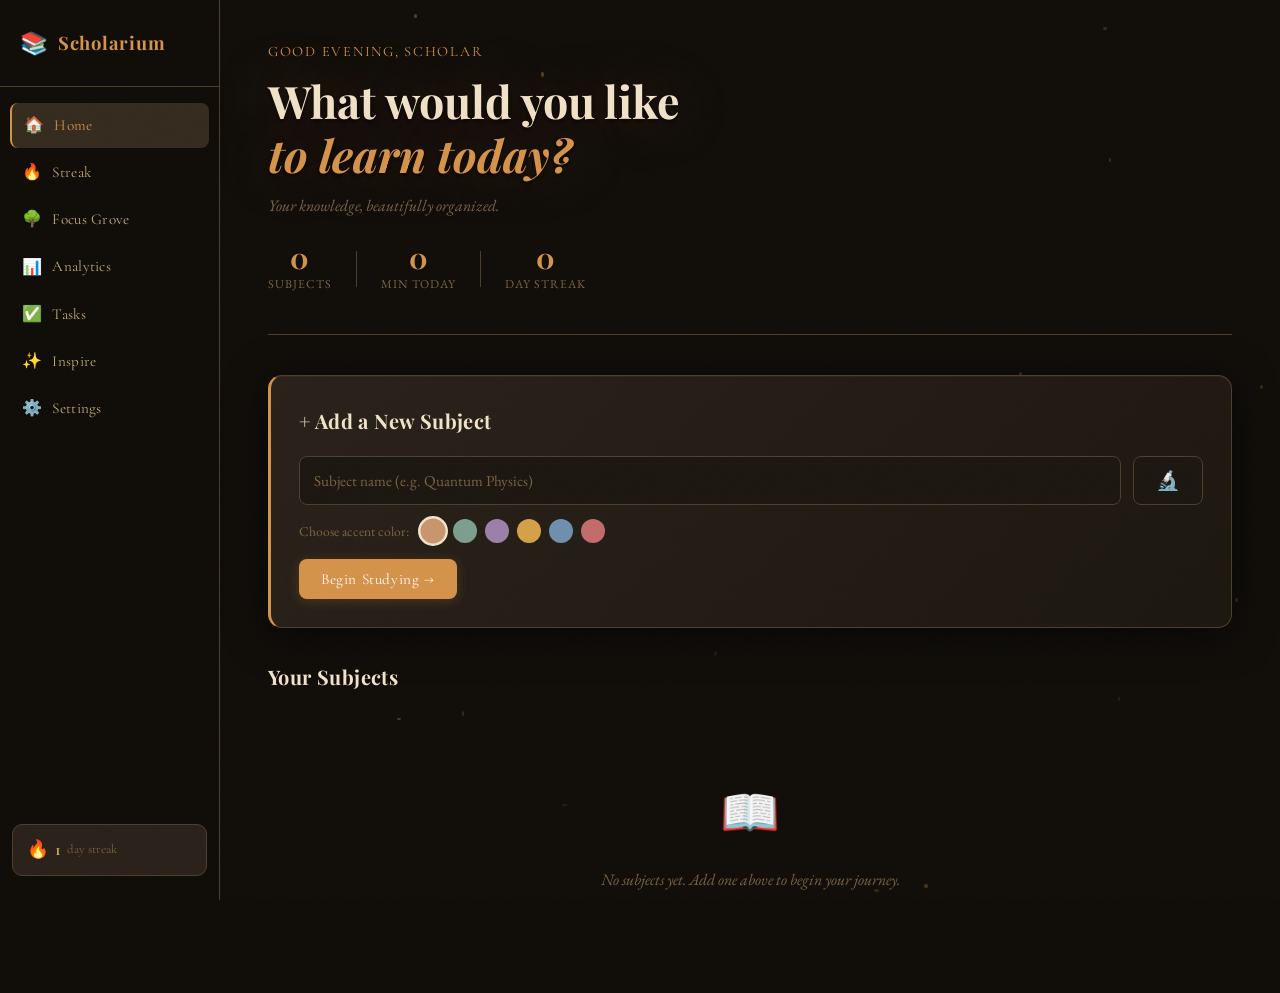
<file: index.html>
<!DOCTYPE html>
<html lang="en">
<head>
<meta charset="UTF-8">
<meta name="viewport" content="width=device-width, initial-scale=1.0, viewport-fit=cover">
<title>Scholarium — Your Study Sanctuary</title>
<link rel="stylesheet" href="theme.css">
<link rel="stylesheet" href="shared.css">
<link rel="preconnect" href="https://fonts.googleapis.com">
<link href="https://fonts.googleapis.com/css2?family=Cormorant+Garamond:ital,wght@0,300;0,400;0,600;1,300;1,400&family=Playfair+Display:ital,wght@0,700;1,500&family=EB+Garamond:ital,wght@0,400;0,500;1,400&family=Cinzel:wght@400;600&display=swap" rel="stylesheet">
</head>
<body>
<div class="page-wrapper">
  <!-- Ambient particles -->
  <div class="ambient-bg" id="ambientBg"></div>

  <!-- NAV -->
  <nav class="nav-sidebar" id="navSidebar">
    <div class="nav-logo">
      <span class="nav-logo-icon">📚</span>
      <span class="nav-logo-text">Scholarium</span>
    </div>
    <ul class="nav-links">
      <li><a href="index.html" class="nav-link active" onclick="closeNav()"><span class="nav-icon">🏠</span><span>Home</span></a></li>
      <li><a href="streak.html" class="nav-link" onclick="closeNav()"><span class="nav-icon">🔥</span><span>Streak</span></a></li>
      <li><a href="pomodoro.html" class="nav-link" onclick="closeNav()"><span class="nav-icon">🌳</span><span>Focus Grove</span></a></li>
      <li><a href="analytics.html" class="nav-link" onclick="closeNav()"><span class="nav-icon">📊</span><span>Analytics</span></a></li>
      <li><a href="todo.html" class="nav-link" onclick="closeNav()"><span class="nav-icon">✅</span><span>Tasks</span></a></li>
      <li><a href="inspire.html" class="nav-link" onclick="closeNav()"><span class="nav-icon">✨</span><span>Inspire</span></a></li>
      <li><a href="settings.html" class="nav-link" onclick="closeNav()"><span class="nav-icon">⚙️</span><span>Settings</span></a></li>
    </ul>
    <div class="nav-streak-badge" id="navStreakBadge">
      <span class="streak-fire">🔥</span>
      <span id="navStreakCount">0</span>
      <span class="streak-label">day streak</span>
    </div>
  </nav>

  <!-- HAMBURGER -->
  <button class="hamburger" id="hamburger" onclick="toggleNav()">
    <span></span><span></span><span></span>
  </button>

  <!-- MAIN CONTENT -->
  <main class="main-content">
    <!-- Hero -->
    <section class="hero-section">
      <div class="hero-greeting" id="heroGreeting">Good evening, Scholar</div>
      <h1 class="hero-title">What would you like<br><em>to learn today?</em></h1>
      <p class="hero-sub">Your knowledge, beautifully organized.</p>
      <div class="hero-stats">
        <div class="hero-stat">
          <span class="hero-stat-val" id="hsTotalSubjects">0</span>
          <span class="hero-stat-lab">Subjects</span>
        </div>
        <div class="hero-stat-div"></div>
        <div class="hero-stat">
          <span class="hero-stat-val" id="hsTodayMins">0</span>
          <span class="hero-stat-lab">Min Today</span>
        </div>
        <div class="hero-stat-div"></div>
        <div class="hero-stat">
          <span class="hero-stat-val" id="hsStreak">0</span>
          <span class="hero-stat-lab">Day Streak</span>
        </div>
      </div>
    </section>

    <!-- Add Subject -->
    <section class="section-card add-subject-card">
      <h2 class="section-title">+ Add a New Subject</h2>
      <div class="add-subject-form">
        <div class="form-row">
          <input type="text" id="newSubjectName" class="fancy-input" placeholder="Subject name (e.g. Quantum Physics)">
          <input type="text" id="newSubjectEmoji" class="fancy-input emoji-input" placeholder="🔬" maxlength="2">
        </div>
        <div class="color-picker-row">
          <span class="cp-label">Choose accent color:</span>
          <div class="color-swatches" id="colorSwatches">
            <div class="swatch active" data-color="#c8956c" style="background:#c8956c"></div>
            <div class="swatch" data-color="#7b9e8e" style="background:#7b9e8e"></div>
            <div class="swatch" data-color="#9b7fa8" style="background:#9b7fa8"></div>
            <div class="swatch" data-color="#d4a04a" style="background:#d4a04a"></div>
            <div class="swatch" data-color="#6e8fad" style="background:#6e8fad"></div>
            <div class="swatch" data-color="#c26b6b" style="background:#c26b6b"></div>
          </div>
        </div>
        <button class="btn-primary" onclick="addSubject()">Begin Studying →</button>
      </div>
    </section>

    <!-- Subjects Grid -->
    <section class="subjects-section">
      <h2 class="section-title">Your Subjects</h2>
      <div class="subjects-grid" id="subjectsGrid">
        <!-- populated by JS -->
      </div>
      <div class="empty-state" id="emptySubjects" style="display:none">
        <div class="empty-icon">📖</div>
        <p>No subjects yet. Add one above to begin your journey.</p>
      </div>
    </section>
  </main>
</div>

<!-- Subject Modal -->
<div class="modal-overlay" id="subjectModal" onclick="closeModal(event)">
  <div class="modal-box" onclick="event.stopPropagation()">
    <button class="modal-close" onclick="closeSubjectModal()">✕</button>
    <div class="modal-subject-header" id="modalSubjectHeader">
      <span class="modal-subject-icon" id="modalIcon">📚</span>
      <div>
        <h2 class="modal-subject-name" id="modalSubjectName">Subject</h2>
        <p class="modal-subject-time" id="modalSubjectTime">0 hours studied</p>
      </div>
    </div>
    <div class="modal-tabs">
      <button class="modal-tab active" onclick="switchTab('syllabus', this)">Syllabus</button>
      <button class="modal-tab" onclick="switchTab('materials', this)">Materials</button>
      <button class="modal-tab" onclick="switchTab('notes', this)">Notes</button>
    </div>
    <div class="modal-tab-content" id="tabSyllabus">
      <textarea id="syllabusText" class="fancy-textarea" placeholder="Paste or type your syllabus here. Each topic on a new line..."></textarea>
      <div class="syllabus-topics" id="syllabusTopicsList"></div>
    </div>
    <div class="modal-tab-content hidden" id="tabMaterials">
      <div class="materials-add-row">
        <input type="text" id="matTitle" class="fancy-input" placeholder="Resource title">
        <input type="url" id="matUrl" class="fancy-input" placeholder="URL (optional)">
        <button class="btn-secondary" onclick="addMaterial()">Add</button>
      </div>
      <div id="materialsList" class="materials-list"></div>
    </div>
    <div class="modal-tab-content hidden" id="tabNotes">
      <textarea id="notesText" class="fancy-textarea tall" placeholder="Your notes, thoughts, summaries..."></textarea>
    </div>
    <div class="modal-actions">
      <button class="btn-action" onclick="generateQuiz()">🧠 Generate Quiz</button>
      <button class="btn-action" onclick="makeFlashcards()">🃏 Flashcards</button>
      <button class="btn-action" onclick="goPomodoro()">🍅 Focus Session</button>
      <button class="btn-action" onclick="summarizeSyllabus()">📋 Summarize</button>
    </div>
    <div class="btn-row-bottom">
      <button class="btn-primary" onclick="saveSubjectData()">Save Changes</button>
      <button class="btn-danger" onclick="deleteSubject()">Delete Subject</button>
    </div>
  </div>
</div>

<!-- Quiz Modal -->
<div class="modal-overlay" id="quizModal" onclick="closeQuizModal(event)">
  <div class="modal-box" onclick="event.stopPropagation()">
    <button class="modal-close" onclick="closeQuizModal()">✕</button>
    <h2 class="modal-title" id="quizTitle">Quiz</h2>
    <div id="quizContent" class="quiz-content"></div>
  </div>
</div>

<!-- Flashcard Modal -->
<div class="modal-overlay" id="flashModal" onclick="closeFlashModal(event)">
  <div class="modal-box flash-modal-box" onclick="event.stopPropagation()">
    <button class="modal-close" onclick="closeFlashModal()">✕</button>
    <h2 class="modal-title" id="flashTitle">Flashcards</h2>
    <div id="flashContent" class="flash-content">
      <div class="flashcard" id="flashcard" onclick="flipCard()">
        <div class="flashcard-inner" id="flashcardInner">
          <div class="flashcard-front" id="flashFront"></div>
          <div class="flashcard-back" id="flashBack"></div>
        </div>
      </div>
      <div class="flash-nav">
        <button class="btn-secondary" onclick="prevCard()">← Prev</button>
        <span id="flashCounter">1 / 1</span>
        <button class="btn-secondary" onclick="nextCard()">Next →</button>
      </div>
    </div>
  </div>
</div>


<!-- Nav overlay (mobile) -->
<div class="nav-overlay" id="navOverlay"></div>

<!-- Bottom nav (mobile) -->
<nav class="bottom-nav">
  <div class="bottom-nav-inner">
    <a href="index.html" class="bottom-nav-item active"><span class="bottom-nav-icon">🏠</span><span class="bottom-nav-label">Home</span></a>
    <a href="streak.html" class="bottom-nav-item "><span class="bottom-nav-icon">🔥</span><span class="bottom-nav-label">Streak</span></a>
    <a href="pomodoro.html" class="bottom-nav-item "><span class="bottom-nav-icon">🌳</span><span class="bottom-nav-label">Grove</span></a>
    <a href="analytics.html" class="bottom-nav-item "><span class="bottom-nav-icon">📊</span><span class="bottom-nav-label">Stats</span></a>
    <a href="todo.html" class="bottom-nav-item "><span class="bottom-nav-icon">✅</span><span class="bottom-nav-label">Tasks</span></a>
    <a href="inspire.html" class="bottom-nav-item "><span class="bottom-nav-icon">✨</span><span class="bottom-nav-label">Inspire</span></a>
    <a href="settings.html" class="bottom-nav-item "><span class="bottom-nav-icon">⚙️</span><span class="bottom-nav-label">Settings</span></a>
  </div>
</nav>

<script src="app.js"></script>
<script>
// Home page specific
document.addEventListener('DOMContentLoaded', () => {
  applyTheme();
  updateGreeting();
  renderSubjects();
  updateHeroStats();
  spawnParticles();
  initColorSwatches();
  checkAndUpdateStreak();
});

function updateGreeting() {
  const h = new Date().getHours();
  const g = h < 12 ? 'Good morning' : h < 17 ? 'Good afternoon' : 'Good evening';
  document.getElementById('heroGreeting').textContent = `${g}, Scholar`;
}

function updateHeroStats() {
  const subjects = getSubjects();
  const streak = getStreak();
  const todayMins = getTodayStudyMins();
  document.getElementById('hsTotalSubjects').textContent = subjects.length;
  document.getElementById('hsStreak').textContent = streak;
  document.getElementById('hsTodayMins').textContent = todayMins;
  document.getElementById('navStreakCount').textContent = streak;
}

let selectedColor = '#c8956c';
let currentSubjectId = null;
let currentTab = 'syllabus';
let flashcards = [];
let flashIdx = 0;

function initColorSwatches() {
  document.querySelectorAll('.swatch').forEach(s => {
    s.addEventListener('click', () => {
      document.querySelectorAll('.swatch').forEach(x => x.classList.remove('active'));
      s.classList.add('active');
      selectedColor = s.dataset.color;
    });
  });
}

function addSubject() {
  const name = document.getElementById('newSubjectName').value.trim();
  const emoji = document.getElementById('newSubjectEmoji').value.trim() || '📚';
  if (!name) { showToast('Please enter a subject name!'); return; }
  const subjects = getSubjects();
  const id = Date.now().toString();
  subjects.push({ id, name, emoji, color: selectedColor, syllabus: '', materials: [], notes: '', timeStudied: 0, createdAt: new Date().toISOString() });
  saveSubjects(subjects);
  document.getElementById('newSubjectName').value = '';
  document.getElementById('newSubjectEmoji').value = '';
  renderSubjects();
  updateHeroStats();
  showToast('Subject added! 📚');
}

function renderSubjects() {
  const subjects = getSubjects();
  const grid = document.getElementById('subjectsGrid');
  const empty = document.getElementById('emptySubjects');
  grid.innerHTML = '';
  if (!subjects.length) { empty.style.display = 'flex'; return; }
  empty.style.display = 'none';
  subjects.forEach(s => {
    const hours = Math.floor((s.timeStudied || 0) / 60);
    const mins = (s.timeStudied || 0) % 60;
    const timeStr = hours > 0 ? `${hours}h ${mins}m` : `${mins}m`;
    const card = document.createElement('div');
    card.className = 'subject-card';
    card.style.setProperty('--subject-color', s.color || '#c8956c');
    card.innerHTML = `
      <div class="subject-card-glow"></div>
      <div class="subject-card-top">
        <span class="subject-emoji">${s.emoji}</span>
        <span class="subject-time-badge">${timeStr}</span>
      </div>
      <h3 class="subject-name">${s.name}</h3>
      <div class="subject-progress-bar"><div class="subject-progress-fill" style="width:${Math.min((s.timeStudied||0)/300*100,100)}%"></div></div>
      <div class="subject-card-actions">
        <button class="card-btn" onclick="openSubjectModal('${s.id}')">Open →</button>
        <button class="card-btn-icon" onclick="event.stopPropagation(); startFocusSession('${s.id}')">🍅</button>
      </div>
    `;
    grid.appendChild(card);
  });
}

function openSubjectModal(id) {
  const subjects = getSubjects();
  const s = subjects.find(x => x.id === id);
  if (!s) return;
  currentSubjectId = id;
  document.getElementById('modalIcon').textContent = s.emoji;
  document.getElementById('modalSubjectName').textContent = s.name;
  document.getElementById('modalSubjectHeader').style.setProperty('--subject-color', s.color);
  const hours = Math.floor((s.timeStudied || 0) / 60);
  const mins = (s.timeStudied || 0) % 60;
  document.getElementById('modalSubjectTime').textContent = `${hours}h ${mins}m studied`;
  document.getElementById('syllabusText').value = s.syllabus || '';
  document.getElementById('notesText').value = s.notes || '';
  renderMaterials(s.materials || []);
  renderSyllabusTopics(s.syllabus || '');
  switchTab('syllabus', document.querySelector('.modal-tab.active'));
  document.getElementById('subjectModal').classList.add('active');
}

function closeSubjectModal() { document.getElementById('subjectModal').classList.remove('active'); }
function closeModal(e) { if (e.target === document.getElementById('subjectModal')) closeSubjectModal(); }

function switchTab(tab, btn) {
  currentTab = tab;
  document.querySelectorAll('.modal-tab-content').forEach(t => t.classList.add('hidden'));
  document.querySelectorAll('.modal-tab').forEach(t => t.classList.remove('active'));
  document.getElementById('tab' + tab.charAt(0).toUpperCase() + tab.slice(1)).classList.remove('hidden');
  if (btn) btn.classList.add('active');
  if (tab === 'syllabus') renderSyllabusTopics(document.getElementById('syllabusText').value);
}

function renderSyllabusTopics(text) {
  const topics = text.split('\n').filter(t => t.trim());
  const list = document.getElementById('syllabusTopicsList');
  list.innerHTML = topics.map((t, i) => `<div class="topic-chip"><span class="topic-num">${i+1}</span>${t.trim()}</div>`).join('');
  document.getElementById('syllabusText').oninput = () => renderSyllabusTopics(document.getElementById('syllabusText').value);
}

function renderMaterials(mats) {
  const list = document.getElementById('materialsList');
  list.innerHTML = mats.map((m, i) => `
    <div class="material-item">
      <span class="mat-icon">📄</span>
      <div class="mat-info">
        <span class="mat-title">${m.title}</span>
        ${m.url ? `<a href="${m.url}" target="_blank" class="mat-url">${m.url}</a>` : ''}
      </div>
      <button class="mat-del" onclick="deleteMaterial(${i})">✕</button>
    </div>
  `).join('');
}

function addMaterial() {
  const title = document.getElementById('matTitle').value.trim();
  const url = document.getElementById('matUrl').value.trim();
  if (!title) return;
  const subjects = getSubjects();
  const s = subjects.find(x => x.id === currentSubjectId);
  if (!s) return;
  s.materials = s.materials || [];
  s.materials.push({ title, url });
  saveSubjects(subjects);
  renderMaterials(s.materials);
  document.getElementById('matTitle').value = '';
  document.getElementById('matUrl').value = '';
}

function deleteMaterial(i) {
  const subjects = getSubjects();
  const s = subjects.find(x => x.id === currentSubjectId);
  if (!s) return;
  s.materials.splice(i, 1);
  saveSubjects(subjects);
  renderMaterials(s.materials);
}

function saveSubjectData() {
  const subjects = getSubjects();
  const s = subjects.find(x => x.id === currentSubjectId);
  if (!s) return;
  s.syllabus = document.getElementById('syllabusText').value;
  s.notes = document.getElementById('notesText').value;
  saveSubjects(subjects);
  renderSubjects();
  showToast('Saved! ✨');
}

function deleteSubject() {
  if (!confirm('Delete this subject? This cannot be undone.')) return;
  let subjects = getSubjects().filter(x => x.id !== currentSubjectId);
  saveSubjects(subjects);
  closeSubjectModal();
  renderSubjects();
  updateHeroStats();
  showToast('Subject deleted.');
}

function goPomodoro() {
  const subjects = getSubjects();
  const s = subjects.find(x => x.id === currentSubjectId);
  localStorage.setItem('pomodoroSubject', JSON.stringify({ id: s.id, name: s.name, emoji: s.emoji }));
  window.location.href = 'pomodoro.html';
}

function startFocusSession(id) {
  const subjects = getSubjects();
  const s = subjects.find(x => x.id === id);
  localStorage.setItem('pomodoroSubject', JSON.stringify({ id: s.id, name: s.name, emoji: s.emoji }));
  window.location.href = 'pomodoro.html';
}

async function generateQuiz() {
  const subjects = getSubjects();
  const s = subjects.find(x => x.id === currentSubjectId);
  const syllabus = s?.syllabus || '';
  if (!syllabus.trim()) { showToast('Add a syllabus first!'); return; }
  document.getElementById('quizTitle').textContent = `Quiz: ${s.name}`;
  document.getElementById('quizContent').innerHTML = '<div class="loading-quiz"><div class="spinner"></div><p>Generating quiz questions...</p></div>';
  document.getElementById('quizModal').classList.add('active');
  try {
    const res = await fetch('https://api.anthropic.com/v1/messages', {
      method: 'POST',
      headers: { 'Content-Type': 'application/json' },
      body: JSON.stringify({
        model: 'claude-sonnet-4-20250514',
        max_tokens: 1000,
        messages: [{ role: 'user', content: `Generate 5 multiple choice quiz questions based on this syllabus. Return ONLY valid JSON array, no markdown, no explanation:\n${syllabus}\n\nFormat: [{"question":"...","options":["A)...","B)...","C)...","D)..."],"answer":"A"}]` }]
      })
    });
    const data = await res.json();
    const text = data.content?.[0]?.text || '[]';
    const cleaned = text.replace(/```json|```/g, '').trim();
    const questions = JSON.parse(cleaned);
    renderQuiz(questions);
  } catch(e) {
    document.getElementById('quizContent').innerHTML = '<p class="error-msg">Could not generate quiz. Please try again.</p>';
  }
}

function renderQuiz(questions) {
  let html = '<div class="quiz-questions">';
  questions.forEach((q, qi) => {
    html += `<div class="quiz-q"><p class="q-text"><strong>Q${qi+1}.</strong> ${q.question}</p><div class="q-options">`;
    q.options.forEach((opt, oi) => {
      html += `<label class="q-option"><input type="radio" name="q${qi}" value="${opt[0]}"> ${opt}</label>`;
    });
    html += `</div><div class="q-reveal hidden" id="reveal${qi}"><span class="correct-badge">✓ Correct: ${q.answer}) ${q.options.find(o=>o.startsWith(q.answer))||''}</span></div></div>`;
  });
  html += `</div><button class="btn-primary mt" onclick="checkQuiz(${JSON.stringify(questions).replace(/"/g,'&quot;')})">Check Answers</button>`;
  document.getElementById('quizContent').innerHTML = html;
}

function checkQuiz(questions) {
  let score = 0;
  questions.forEach((q, qi) => {
    const sel = document.querySelector(`input[name="q${qi}"]:checked`);
    const reveal = document.getElementById(`reveal${qi}`);
    reveal.classList.remove('hidden');
    if (sel && sel.value === q.answer) { score++; reveal.querySelector('.correct-badge').style.color = 'var(--success)'; }
    else reveal.querySelector('.correct-badge').style.color = 'var(--error)';
  });
  showToast(`Score: ${score}/${questions.length} 🎉`);
}

function closeQuizModal(e) {
  if (!e || e.target === document.getElementById('quizModal')) document.getElementById('quizModal').classList.remove('active');
}

async function makeFlashcards() {
  const subjects = getSubjects();
  const s = subjects.find(x => x.id === currentSubjectId);
  const syllabus = s?.syllabus || '';
  if (!syllabus.trim()) { showToast('Add a syllabus first!'); return; }
  document.getElementById('flashTitle').textContent = `Flashcards: ${s.name}`;
  document.getElementById('flashcard').style.display = 'none';
  document.querySelector('.flash-nav').style.display = 'none';
  document.getElementById('flashContent').insertAdjacentHTML('afterbegin', '<div class="loading-quiz" id="flashLoading"><div class="spinner"></div><p>Creating flashcards...</p></div>');
  document.getElementById('flashModal').classList.add('active');
  try {
    const res = await fetch('https://api.anthropic.com/v1/messages', {
      method: 'POST',
      headers: { 'Content-Type': 'application/json' },
      body: JSON.stringify({
        model: 'claude-sonnet-4-20250514',
        max_tokens: 1000,
        messages: [{ role: 'user', content: `Create 8 flashcards from this syllabus. Return ONLY valid JSON, no markdown:\n${syllabus}\n\nFormat: [{"front":"term or question","back":"definition or answer"}]` }]
      })
    });
    const data = await res.json();
    const text = data.content?.[0]?.text || '[]';
    const cleaned = text.replace(/```json|```/g, '').trim();
    flashcards = JSON.parse(cleaned);
    flashIdx = 0;
    document.getElementById('flashLoading')?.remove();
    showFlashcard();
    document.getElementById('flashcard').style.display = 'block';
    document.querySelector('.flash-nav').style.display = 'flex';
  } catch(e) {
    document.getElementById('flashLoading')?.remove();
    document.getElementById('flashContent').insertAdjacentHTML('afterbegin', '<p class="error-msg">Could not create flashcards.</p>');
  }
}

function showFlashcard() {
  if (!flashcards.length) return;
  const card = flashcards[flashIdx];
  document.getElementById('flashFront').textContent = card.front;
  document.getElementById('flashBack').textContent = card.back;
  document.getElementById('flashcardInner').classList.remove('flipped');
  document.getElementById('flashCounter').textContent = `${flashIdx+1} / ${flashcards.length}`;
}

function flipCard() { document.getElementById('flashcardInner').classList.toggle('flipped'); }
function prevCard() { if (flashIdx > 0) { flashIdx--; showFlashcard(); } }
function nextCard() { if (flashIdx < flashcards.length-1) { flashIdx++; showFlashcard(); } }
function closeFlashModal(e) { if (!e || e.target === document.getElementById('flashModal')) document.getElementById('flashModal').classList.remove('active'); }

async function summarizeSyllabus() {
  const subjects = getSubjects();
  const s = subjects.find(x => x.id === currentSubjectId);
  const syllabus = s?.syllabus || '';
  if (!syllabus.trim()) { showToast('Add a syllabus first!'); return; }
  showToast('Summarizing... ✨');
  try {
    const res = await fetch('https://api.anthropic.com/v1/messages', {
      method: 'POST',
      headers: { 'Content-Type': 'application/json' },
      body: JSON.stringify({
        model: 'claude-sonnet-4-20250514',
        max_tokens: 1000,
        messages: [{ role: 'user', content: `Summarize this syllabus into key learning objectives and main topics, beautifully formatted:\n${syllabus}` }]
      })
    });
    const data = await res.json();
    const text = data.content?.[0]?.text || '';
    document.getElementById('notesText').value = (document.getElementById('notesText').value ? document.getElementById('notesText').value + '\n\n--- AI Summary ---\n' : '--- AI Summary ---\n') + text;
    switchTab('notes', document.querySelectorAll('.modal-tab')[2]);
    showToast('Summary added to notes! 📋');
  } catch(e) { showToast('Could not summarize.'); }
}

function spawnParticles() {
  const bg = document.getElementById('ambientBg');
  for (let i = 0; i < 18; i++) {
    const p = document.createElement('div');
    p.className = 'particle';
    p.style.cssText = `left:${Math.random()*100}%;top:${Math.random()*100}%;animation-delay:${Math.random()*8}s;animation-duration:${6+Math.random()*6}s;width:${2+Math.random()*3}px;height:${2+Math.random()*3}px;opacity:${0.1+Math.random()*0.3}`;
    bg.appendChild(p);
  }
}
</script>
</body>
</html>
</file>
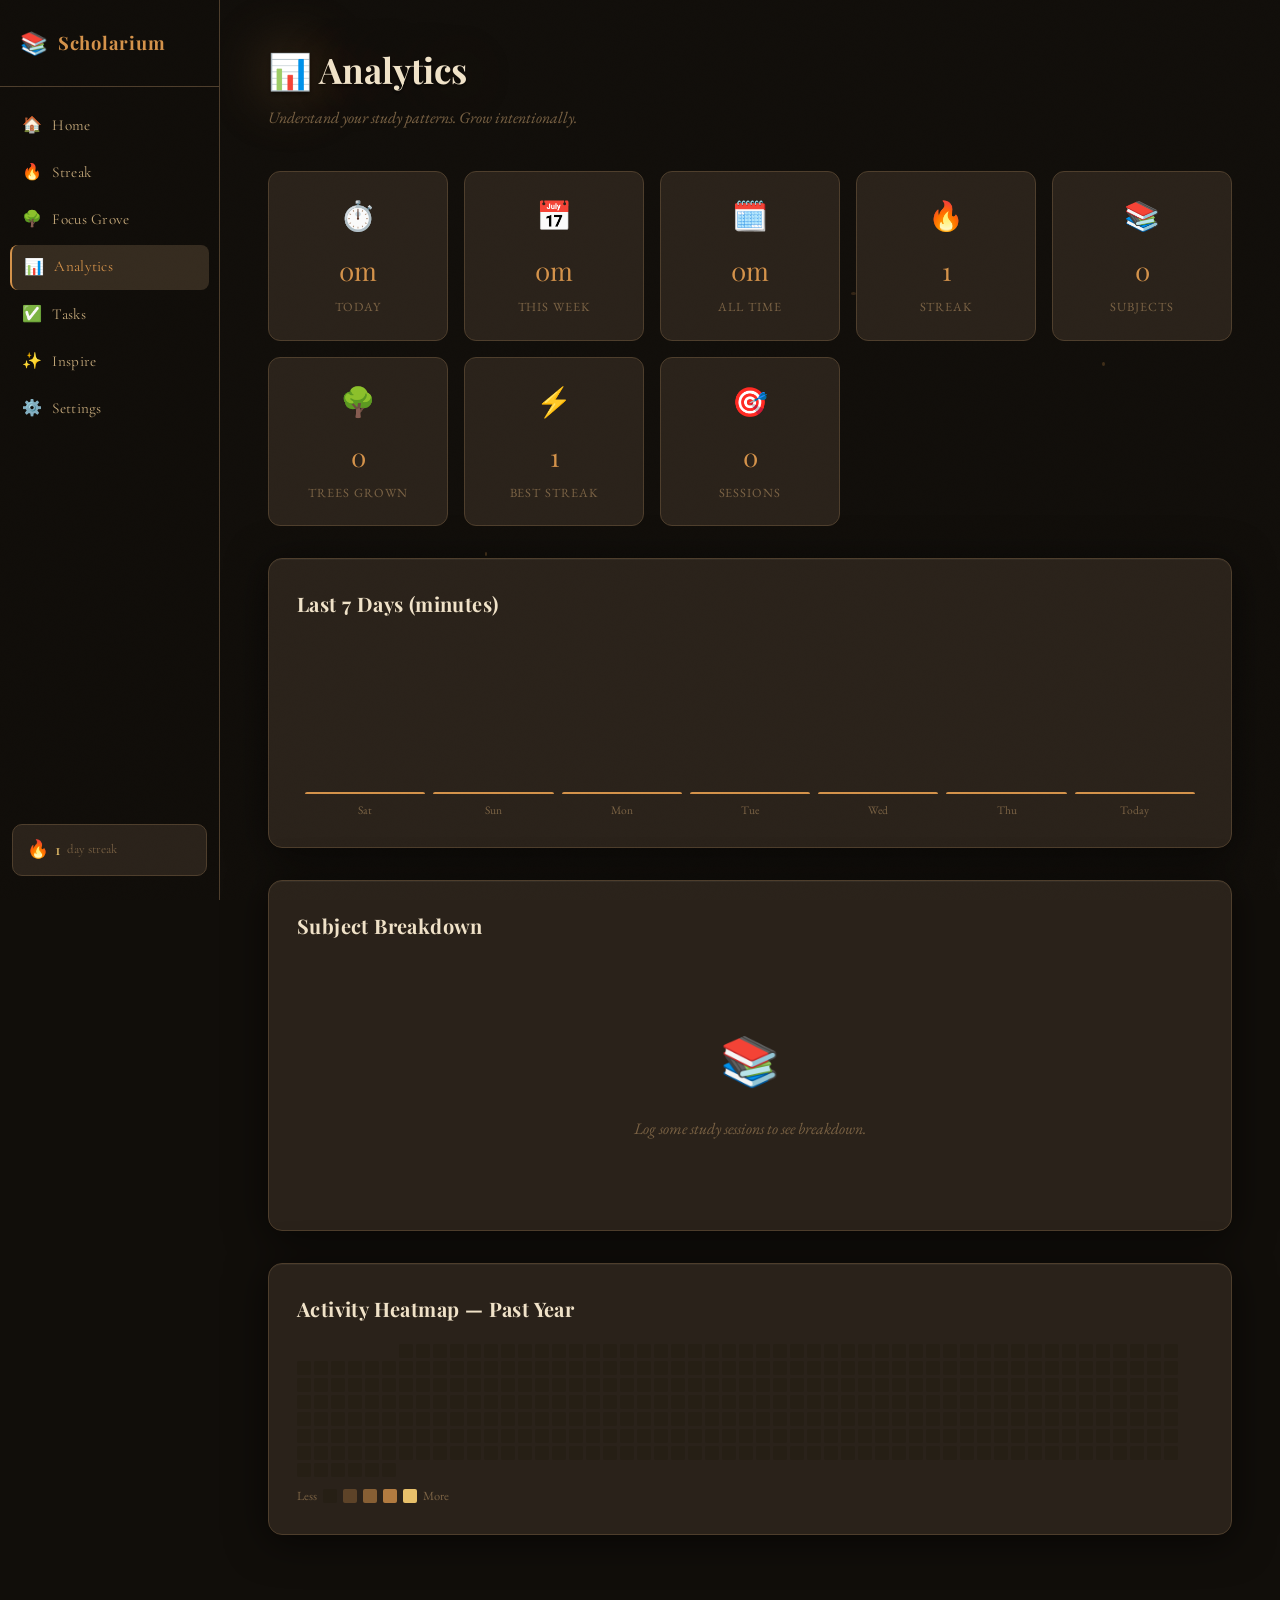
<file: analytics.html>
<!DOCTYPE html>
<html lang="en">
<head>
<meta charset="UTF-8">
<meta name="viewport" content="width=device-width, initial-scale=1.0, viewport-fit=cover">
<title>Analytics — Scholarium</title>
<link rel="stylesheet" href="theme.css">
<link rel="stylesheet" href="shared.css">
<link rel="preconnect" href="https://fonts.googleapis.com">
<link href="https://fonts.googleapis.com/css2?family=Cormorant+Garamond:ital,wght@0,300;0,400;0,600;1,300;1,400&family=Playfair+Display:ital,wght@0,700;1,500&family=EB+Garamond:ital,wght@0,400;0,500;1,400&family=Cinzel:wght@400;600&display=swap" rel="stylesheet">
<style>
.analytics-grid { display:grid; grid-template-columns:repeat(auto-fill,minmax(170px,1fr)); gap:16px; margin-bottom:32px; }
.stat-tile { background:var(--surface); border:1px solid var(--border); border-radius:12px; padding:20px; text-align:center; transition:transform 0.2s, box-shadow 0.2s; }
.stat-tile:hover { transform:translateY(-3px); box-shadow:var(--card-shadow); }
.stat-tile-icon { font-size:1.8rem; margin-bottom:8px; }
.stat-tile-val { font-family:var(--font-display); font-size:1.6rem; color:var(--accent); display:block; }
.stat-tile-lab { font-size:0.78rem; color:var(--text3); text-transform:uppercase; letter-spacing:0.08em; }
/* Bar chart */
.bar-chart { display:flex; align-items:flex-end; gap:8px; height:180px; padding:0 8px; }
.bar-col { display:flex; flex-direction:column; align-items:center; gap:6px; flex:1; min-width:0; }
.bar-fill-wrap { flex:1; width:100%; display:flex; align-items:flex-end; }
.bar-fill { width:100%; background:var(--accent); border-radius:4px 4px 0 0; transition:height 0.7s cubic-bezier(0.4,0,0.2,1); min-height:2px; }
.bar-fill:hover { background:var(--accent2); filter:brightness(1.1); }
.bar-label { font-size:0.72rem; color:var(--text3); text-align:center; white-space:nowrap; overflow:hidden; text-overflow:ellipsis; width:100%; }
.bar-val { font-size:0.72rem; color:var(--text2); font-family:var(--font-ui); }
/* Subject breakdown */
.subject-breakdown { display:flex; flex-direction:column; gap:10px; }
.sbk-row { display:flex; align-items:center; gap:12px; }
.sbk-emoji { font-size:1.2rem; min-width:28px; text-align:center; }
.sbk-info { flex:1; min-width:0; }
.sbk-name { font-size:0.9rem; color:var(--text); }
.sbk-bar-wrap { height:6px; background:var(--bg3); border-radius:3px; margin-top:4px; }
.sbk-bar { height:100%; border-radius:3px; transition:width 0.7s; }
.sbk-time { font-size:0.82rem; color:var(--text3); white-space:nowrap; }
/* Heatmap */
.heatmap-wrap { overflow-x:auto; }
.heatmap-grid { display:grid; grid-template-columns:repeat(52,14px); grid-template-rows:repeat(7,14px); gap:3px; }
.hm-cell { width:14px; height:14px; border-radius:2px; background:var(--bg3); transition:transform 0.1s; cursor:default; }
.hm-cell:hover { transform:scale(1.3); }
.hm-cell.hm-1 { background:var(--accent); opacity:0.3; }
.hm-cell.hm-2 { background:var(--accent); opacity:0.55; }
.hm-cell.hm-3 { background:var(--accent); opacity:0.8; }
.hm-cell.hm-4 { background:var(--accent2); opacity:1; }
.hm-legend { display:flex; align-items:center; gap:6px; margin-top:8px; font-size:0.78rem; color:var(--text3); }
.hm-legend-cell { width:14px; height:14px; border-radius:2px; }

@media (max-width: 540px) {
  .analytics-grid { grid-template-columns: repeat(2, 1fr); gap: 10px; }
  .stat-tile { padding: 14px; }
  .stat-tile-icon { font-size: 1.4rem; }
  .stat-tile-val { font-size: 1.3rem; }
  .bar-chart { height: 150px; gap: 5px; }
  .bar-label { font-size: 0.65rem; }
  .heatmap-grid { grid-template-columns: repeat(52, 11px); grid-template-rows: repeat(7, 11px); gap: 2px; }
  .hm-cell { width: 11px; height: 11px; }
  .sbk-name { font-size: 0.85rem; }
  .sbk-time { font-size: 0.75rem; }
}
@media (max-width: 380px) {
  .analytics-grid { grid-template-columns: repeat(2, 1fr); }
  .bar-chart { height: 120px; }
  .heatmap-grid { grid-template-columns: repeat(52, 8px); grid-template-rows: repeat(7, 8px); gap: 2px; }
  .hm-cell { width: 8px; height: 8px; }
}
</style>
</head>
<body>
<div class="page-wrapper">
  <div class="ambient-bg" id="ambientBg"></div>
  <nav class="nav-sidebar" id="navSidebar">
    <div class="nav-logo"><span class="nav-logo-icon">📚</span><span class="nav-logo-text">Scholarium</span></div>
    <ul class="nav-links">
      <li><a href="index.html" class="nav-link" onclick="closeNav()"><span class="nav-icon">🏠</span><span>Home</span></a></li>
      <li><a href="streak.html" class="nav-link" onclick="closeNav()"><span class="nav-icon">🔥</span><span>Streak</span></a></li>
      <li><a href="pomodoro.html" class="nav-link" onclick="closeNav()"><span class="nav-icon">🌳</span><span>Focus Grove</span></a></li>
      <li><a href="analytics.html" class="nav-link active" onclick="closeNav()"><span class="nav-icon">📊</span><span>Analytics</span></a></li>
      <li><a href="todo.html" class="nav-link" onclick="closeNav()"><span class="nav-icon">✅</span><span>Tasks</span></a></li>
      <li><a href="inspire.html" class="nav-link" onclick="closeNav()"><span class="nav-icon">✨</span><span>Inspire</span></a></li>
      <li><a href="settings.html" class="nav-link" onclick="closeNav()"><span class="nav-icon">⚙️</span><span>Settings</span></a></li>
    </ul>
    <div class="nav-streak-badge"><span class="streak-fire">🔥</span><span id="navStreakCount">0</span><span class="streak-label">day streak</span></div>
  </nav>
  <button class="hamburger" id="hamburger" onclick="toggleNav()"><span></span><span></span><span></span></button>

  <main class="main-content">
    <div class="page-header">
      <h1 class="page-header-title">📊 Analytics</h1>
      <p class="page-header-sub">Understand your study patterns. Grow intentionally.</p>
    </div>

    <!-- Summary tiles -->
    <div class="analytics-grid" id="analyticsTiles"></div>

    <!-- Last 7 days bar chart -->
    <div class="section-card">
      <h2 class="section-title">Last 7 Days (minutes)</h2>
      <div class="bar-chart" id="barChart"></div>
    </div>

    <!-- Subject breakdown -->
    <div class="section-card">
      <h2 class="section-title">Subject Breakdown</h2>
      <div class="subject-breakdown" id="subjectBreakdown"></div>
      <div class="empty-state" id="sbEmpty" style="display:none"><div class="empty-icon">📚</div><p>Log some study sessions to see breakdown.</p></div>
    </div>

    <!-- Activity heatmap (GitHub style) -->
    <div class="section-card">
      <h2 class="section-title">Activity Heatmap — Past Year</h2>
      <div class="heatmap-wrap">
        <div class="heatmap-grid" id="heatmapGrid"></div>
      </div>
      <div class="hm-legend">
        <span>Less</span>
        <div class="hm-legend-cell" style="background:var(--bg3)"></div>
        <div class="hm-legend-cell hm-1" style="background:var(--accent);opacity:0.3"></div>
        <div class="hm-legend-cell hm-2" style="background:var(--accent);opacity:0.55"></div>
        <div class="hm-legend-cell hm-3" style="background:var(--accent);opacity:0.8"></div>
        <div class="hm-legend-cell hm-4" style="background:var(--accent2)"></div>
        <span>More</span>
      </div>
    </div>
  </main>
</div>

<!-- Nav overlay (mobile) -->
<div class="nav-overlay" id="navOverlay"></div>

<!-- Bottom nav (mobile) -->
<nav class="bottom-nav">
  <div class="bottom-nav-inner">
    <a href="index.html" class="bottom-nav-item "><span class="bottom-nav-icon">🏠</span><span class="bottom-nav-label">Home</span></a>
    <a href="streak.html" class="bottom-nav-item "><span class="bottom-nav-icon">🔥</span><span class="bottom-nav-label">Streak</span></a>
    <a href="pomodoro.html" class="bottom-nav-item "><span class="bottom-nav-icon">🌳</span><span class="bottom-nav-label">Grove</span></a>
    <a href="analytics.html" class="bottom-nav-item active"><span class="bottom-nav-icon">📊</span><span class="bottom-nav-label">Stats</span></a>
    <a href="todo.html" class="bottom-nav-item "><span class="bottom-nav-icon">✅</span><span class="bottom-nav-label">Tasks</span></a>
    <a href="inspire.html" class="bottom-nav-item "><span class="bottom-nav-icon">✨</span><span class="bottom-nav-label">Inspire</span></a>
    <a href="settings.html" class="bottom-nav-item "><span class="bottom-nav-icon">⚙️</span><span class="bottom-nav-label">Settings</span></a>
  </div>
</nav>

<script src="app.js"></script>
<script>
document.addEventListener('DOMContentLoaded', () => {
  applyTheme();
  checkAndUpdateStreak();
  document.getElementById('navStreakCount').textContent = getStreak();
  renderTiles();
  renderBarChart();
  renderSubjectBreakdown();
  renderHeatmap();
  spawnParticles();
});

function renderTiles() {
  const sessions = getSessions();
  const totalMins = sessions.reduce((a,s)=>a+s.minutes,0);
  const todayMins = getTodayStudyMins();
  const streak = getStreak();
  const d = getStreakData();
  const subjects = getSubjects();
  const trees = getTreesData().reduce((a,t)=>a+(t.trees?.length||0),0);
  const weekMins = (() => {
    const w = []; for (let i=6;i>=0;i--) { const d2=new Date(Date.now()-i*86400000); w.push(d2.toISOString().slice(0,10)); }
    return sessions.filter(s=>w.includes(s.date)).reduce((a,s)=>a+s.minutes,0);
  })();
  const tiles = [
    {icon:'⏱️',val:formatMins(todayMins),lab:'Today'},
    {icon:'📅',val:formatMins(weekMins),lab:'This Week'},
    {icon:'🗓️',val:formatMins(totalMins),lab:'All Time'},
    {icon:'🔥',val:streak,lab:'Streak'},
    {icon:'📚',val:subjects.length,lab:'Subjects'},
    {icon:'🌳',val:trees,lab:'Trees Grown'},
    {icon:'⚡',val:d.longestStreak||0,lab:'Best Streak'},
    {icon:'🎯',val:sessions.length,lab:'Sessions'},
  ];
  document.getElementById('analyticsTiles').innerHTML = tiles.map(t=>`
    <div class="stat-tile"><div class="stat-tile-icon">${t.icon}</div><span class="stat-tile-val">${t.val}</span><span class="stat-tile-lab">${t.lab}</span></div>
  `).join('');
}

function renderBarChart() {
  const sessions = getSessions();
  const labels = [];
  const values = [];
  const dayNames = ['Sun','Mon','Tue','Wed','Thu','Fri','Sat'];
  for (let i=6;i>=0;i--) {
    const d = new Date(Date.now()-i*86400000);
    const iso = d.toISOString().slice(0,10);
    labels.push(i===0?'Today':dayNames[d.getDay()]);
    values.push(sessions.filter(s=>s.date===iso).reduce((a,s)=>a+s.minutes,0));
  }
  const max = Math.max(...values, 1);
  const chart = document.getElementById('barChart');
  chart.innerHTML = values.map((v,i)=>`
    <div class="bar-col">
      <span class="bar-val">${v>0?v+'m':''}</span>
      <div class="bar-fill-wrap"><div class="bar-fill" style="height:${(v/max)*150}px" title="${labels[i]}: ${v}m"></div></div>
      <span class="bar-label">${labels[i]}</span>
    </div>
  `).join('');
}

function renderSubjectBreakdown() {
  const subjects = getSubjects().filter(s=>(s.timeStudied||0)>0);
  const el = document.getElementById('subjectBreakdown');
  const empty = document.getElementById('sbEmpty');
  if (!subjects.length) { el.style.display='none'; empty.style.display='flex'; return; }
  empty.style.display='none';
  el.style.display='flex';
  const total = subjects.reduce((a,s)=>a+(s.timeStudied||0),0)||1;
  const sorted = [...subjects].sort((a,b)=>(b.timeStudied||0)-(a.timeStudied||0));
  el.innerHTML = sorted.map(s=>`
    <div class="sbk-row">
      <span class="sbk-emoji">${s.emoji}</span>
      <div class="sbk-info">
        <span class="sbk-name">${s.name}</span>
        <div class="sbk-bar-wrap"><div class="sbk-bar" style="width:${((s.timeStudied||0)/total)*100}%;background:${s.color||'var(--accent)'}"></div></div>
      </div>
      <span class="sbk-time">${formatMins(s.timeStudied||0)}</span>
    </div>
  `).join('');
}

function renderHeatmap() {
  const sessions = getSessions();
  // Group mins by date
  const byDate = {};
  sessions.forEach(s=>{ byDate[s.date]=(byDate[s.date]||0)+s.minutes; });
  const grid = document.getElementById('heatmapGrid');
  // Last 364 days, arranged by week columns
  const cells = [];
  const today = new Date();
  const start = new Date(today.getTime()-363*86400000);
  // Pad to Sunday
  const dayOfWeek = start.getDay();
  for (let i=0;i<dayOfWeek;i++) cells.push(null);
  for (let i=0;i<364;i++) {
    const d = new Date(start.getTime()+i*86400000);
    cells.push(d.toISOString().slice(0,10));
  }
  // Fill remaining
  while (cells.length % 7 !== 0) cells.push(null);
  grid.innerHTML = cells.map(date=>{
    if (!date) return '<div class="hm-cell" style="background:transparent"></div>';
    const mins = byDate[date]||0;
    const lvl = mins===0?0:mins<30?1:mins<60?2:mins<120?3:4;
    return `<div class="hm-cell ${lvl>0?'hm-'+lvl:''}" title="${date}: ${mins}m"></div>`;
  }).join('');
}

function spawnParticles() {
  const bg=document.getElementById('ambientBg');
  for(let i=0;i<12;i++){const p=document.createElement('div');p.className='particle';p.style.cssText=`left:${Math.random()*100}%;top:${Math.random()*100}%;animation-delay:${Math.random()*8}s;animation-duration:${6+Math.random()*6}s;width:${2+Math.random()*3}px;height:${2+Math.random()*3}px;opacity:${0.1+Math.random()*0.3}`;bg.appendChild(p);}
}
</script>
</body>
</html>
</file>
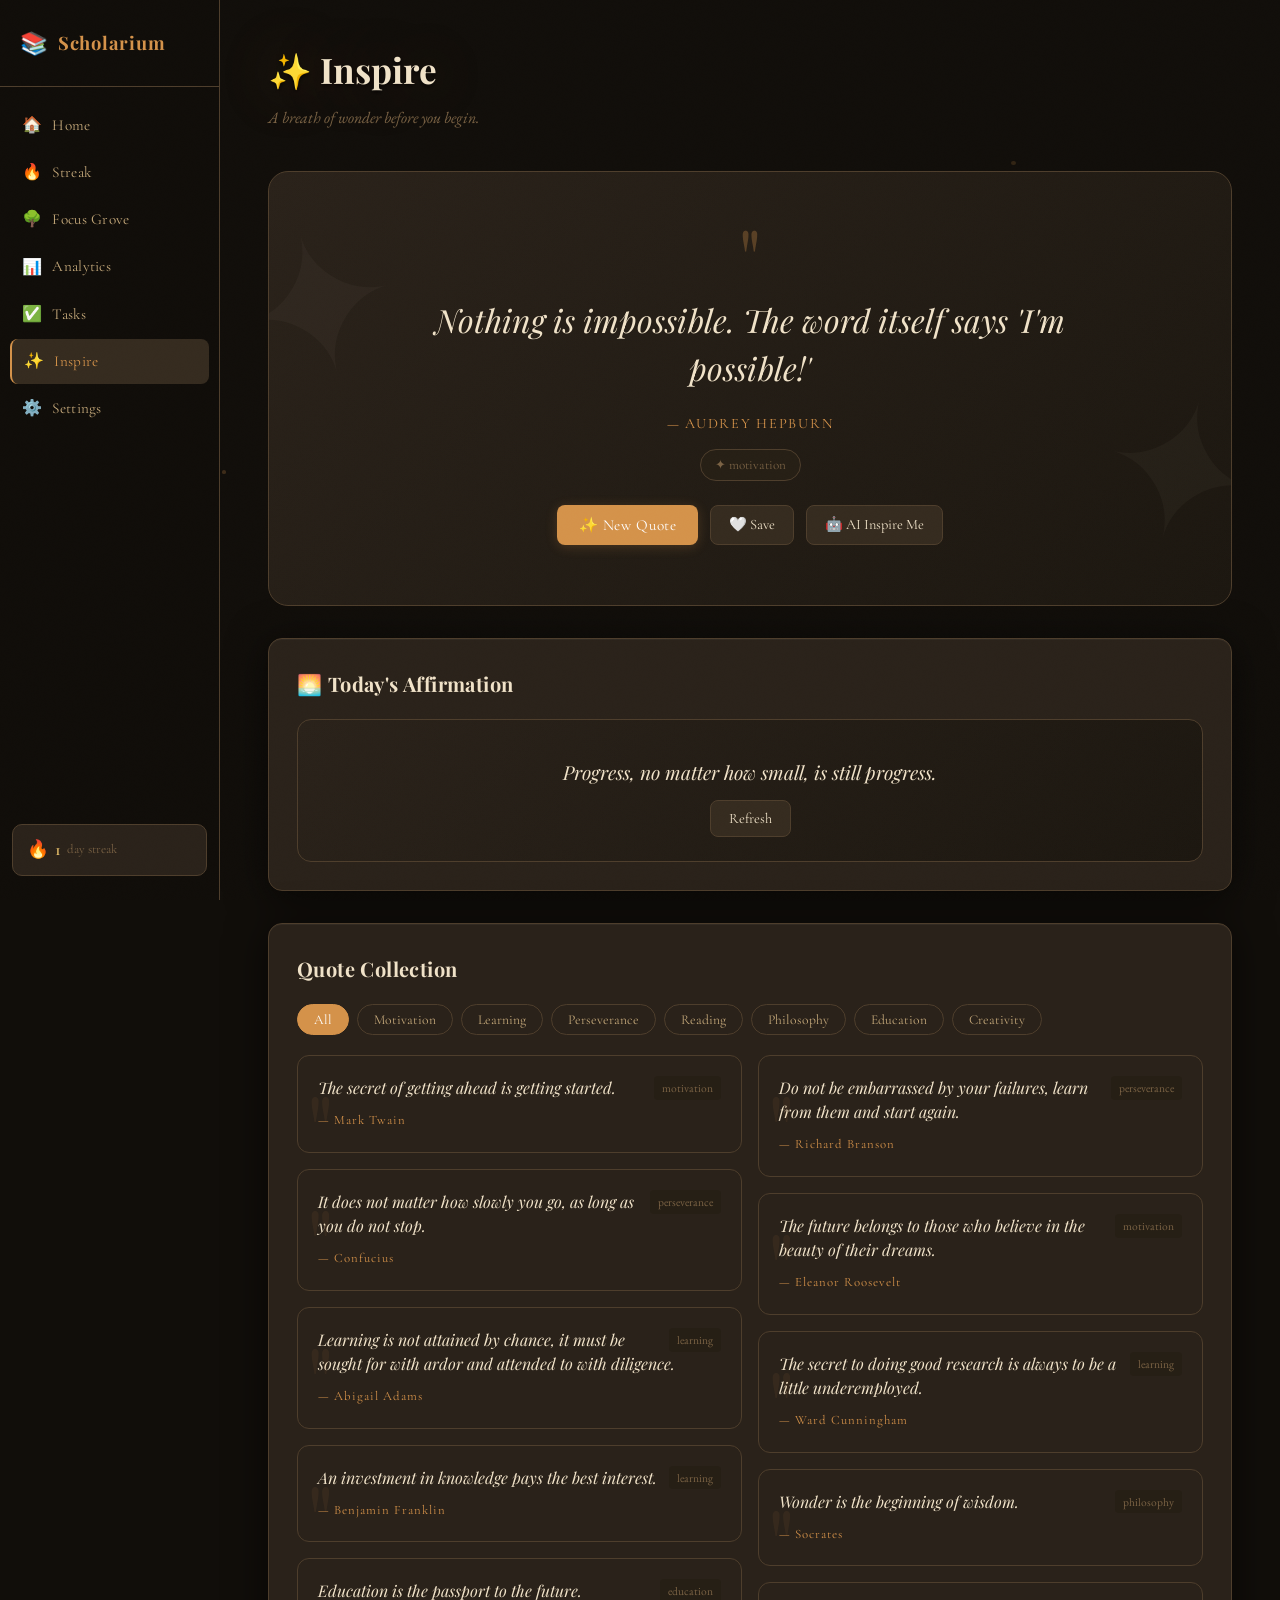
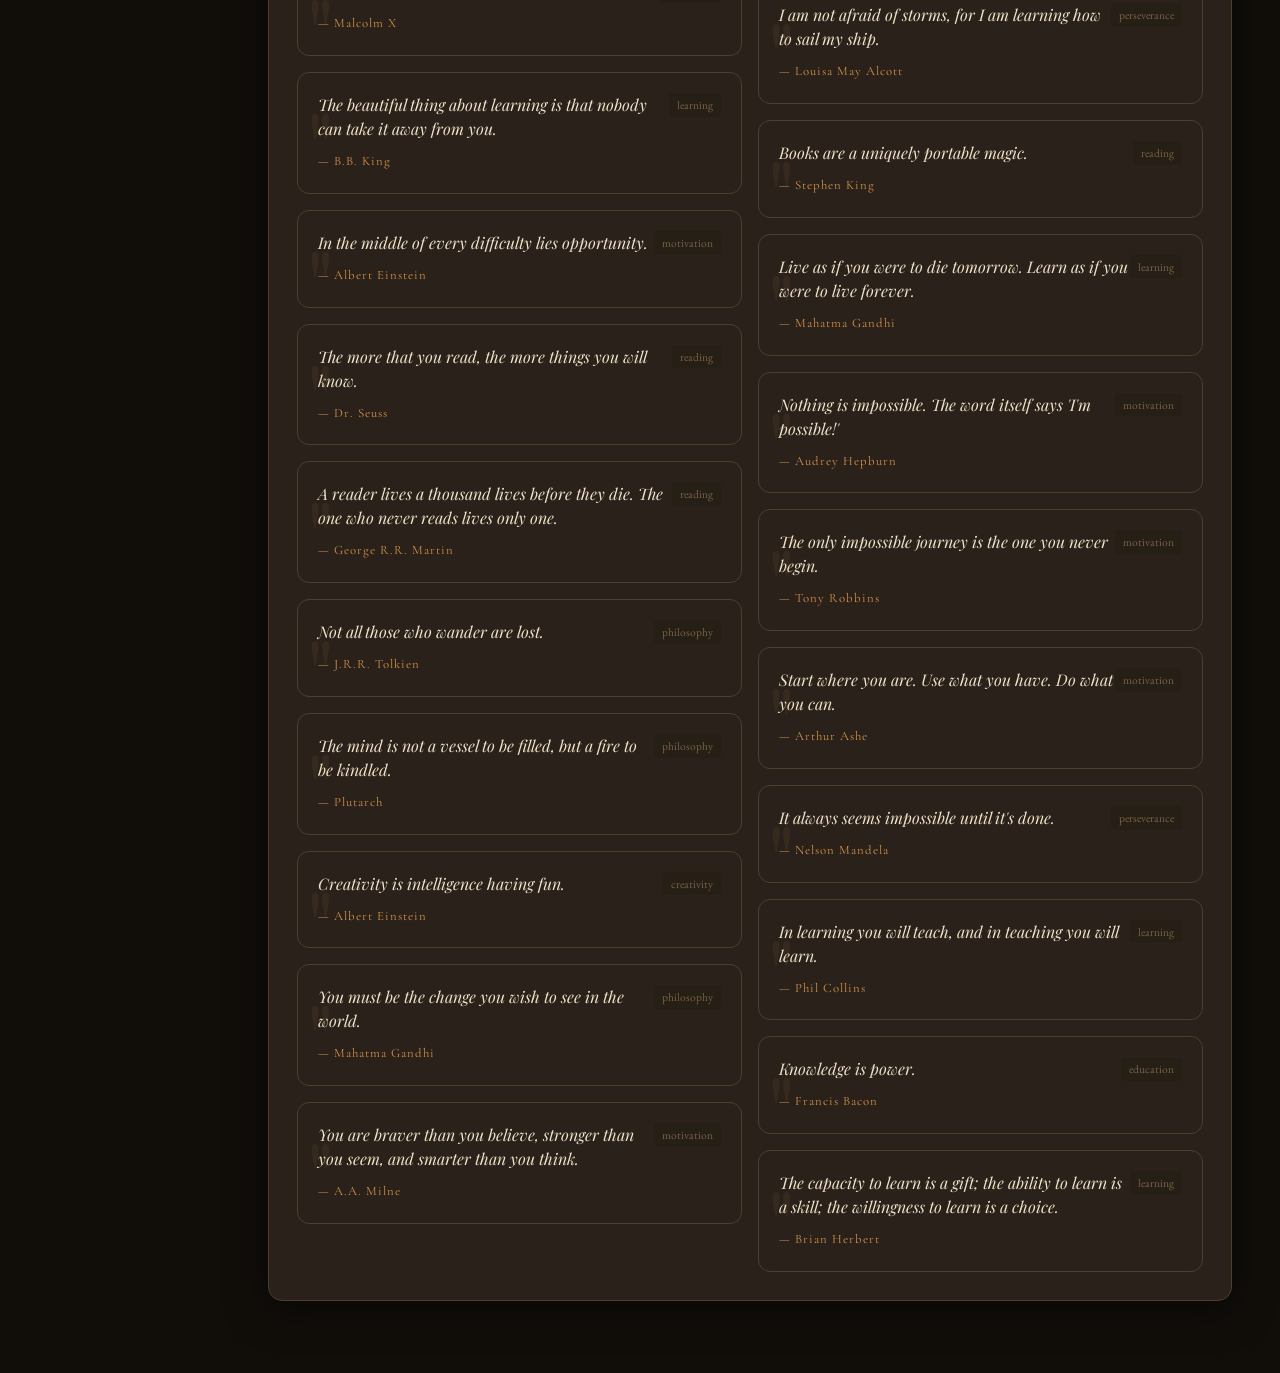
<file: inspire.html>
<!DOCTYPE html>
<html lang="en">
<head>
<meta charset="UTF-8">
<meta name="viewport" content="width=device-width, initial-scale=1.0, viewport-fit=cover">
<title>Inspire — Scholarium</title>
<link rel="stylesheet" href="theme.css">
<link rel="stylesheet" href="shared.css">
<link rel="preconnect" href="https://fonts.googleapis.com">
<link href="https://fonts.googleapis.com/css2?family=Cormorant+Garamond:ital,wght@0,300;0,400;0,600;1,300;1,400&family=Playfair+Display:ital,wght@0,700;1,500&family=EB+Garamond:ital,wght@0,400;0,500;1,400&family=Cinzel:wght@400;600&display=swap" rel="stylesheet">
<style>
/* Hero quote */
.inspire-hero {
  position: relative;
  min-height: 380px;
  display: flex;
  flex-direction: column;
  align-items: center;
  justify-content: center;
  text-align: center;
  padding: 60px 40px;
  background: linear-gradient(135deg, var(--surface) 0%, var(--bg2) 100%);
  border: 1px solid var(--border);
  border-radius: 20px;
  margin-bottom: 32px;
  overflow: hidden;
}
.inspire-deco-tl { position:absolute; top:-30px; left:-30px; font-size:12rem; opacity:0.03; pointer-events:none; transform:rotate(-15deg); }
.inspire-deco-br { position:absolute; bottom:-30px; right:-30px; font-size:12rem; opacity:0.03; pointer-events:none; transform:rotate(15deg); }
.inspire-quote-mark { font-family:var(--font-display); font-size:5rem; color:var(--accent); opacity:0.3; line-height:0.6; margin-bottom:16px; }
.inspire-quote-text {
  font-family: var(--font-display);
  font-size: clamp(1.2rem, 2.5vw, 2rem);
  color: var(--text);
  font-style: italic;
  max-width: 700px;
  line-height: 1.5;
  margin-bottom: 20px;
  transition: opacity 0.5s;
}
.inspire-author {
  font-family: var(--font-ui);
  font-size: 0.9rem;
  letter-spacing: 0.12em;
  text-transform: uppercase;
  color: var(--accent);
  transition: opacity 0.5s;
}
.inspire-actions { display:flex; gap:12px; margin-top:24px; flex-wrap:wrap; justify-content:center; }
.inspire-category {
  display: inline-flex; align-items:center; gap:6px;
  background: var(--bg3); border: 1px solid var(--border); border-radius:20px;
  padding: 4px 14px; font-size:0.82rem; color:var(--text3);
  font-family:var(--font-ui); margin-top:12px;
}

/* Category pills */
.cat-pills { display:flex; flex-wrap:wrap; gap:8px; margin-bottom:20px; }
.cat-pill { background:var(--surface); border:1px solid var(--border); border-radius:20px; padding:6px 16px; font-size:0.85rem; cursor:pointer; color:var(--text2); font-family:var(--font-ui); transition:all 0.2s; }
.cat-pill.active, .cat-pill:hover { background:var(--accent); color:#fff; border-color:var(--accent); }

/* Quotes grid */
.quotes-masonry { columns:2; gap:16px; }
@media(max-width:640px) { .quotes-masonry { columns:1; } }
.quote-card {
  break-inside: avoid;
  background:var(--surface); border:1px solid var(--border); border-radius:12px;
  padding:20px; margin-bottom:16px; transition:transform 0.2s, box-shadow 0.2s;
  cursor:pointer; position:relative; overflow:hidden;
}
.quote-card:hover { transform:translateY(-3px); box-shadow:var(--card-shadow); }
.quote-card::before { content:'"'; position:absolute; top:-10px; left:8px; font-family:var(--font-display); font-size:6rem; color:var(--accent); opacity:0.07; pointer-events:none; }
.quote-card-text { font-family:var(--font-display); font-size:1rem; font-style:italic; color:var(--text); line-height:1.5; margin-bottom:10px; }
.quote-card-author { font-family:var(--font-ui); font-size:0.8rem; color:var(--accent); letter-spacing:0.08em; }
.quote-card-cat { float:right; background:var(--bg3); border-radius:4px; padding:2px 8px; font-size:0.72rem; color:var(--text3); }
/* Affirmations */
.affirmation-wrap { background:linear-gradient(135deg,var(--surface),var(--bg2)); border:1px solid var(--border); border-radius:14px; padding:24px; text-align:center; }
.affirmation-text { font-family:var(--font-display); font-size:1.2rem; color:var(--text); font-style:italic; margin:12px 0; }

@media (max-width: 540px) {
  .inspire-hero { padding: 40px 20px; min-height: 300px; border-radius: 14px; }
  .inspire-quote-text { font-size: 1.05rem; }
  .inspire-quote-mark { font-size: 3.5rem; }
  .inspire-actions { flex-direction: column; width: 100%; }
  .inspire-actions .btn-primary,
  .inspire-actions .btn-secondary { width: 100%; text-align: center; }
  .quotes-masonry { columns: 1; }
  .cat-pills { gap: 6px; }
  .cat-pill { padding: 5px 12px; font-size: 0.8rem; }
}
</style>
</head>
<body>
<div class="page-wrapper">
  <div class="ambient-bg" id="ambientBg"></div>
  <nav class="nav-sidebar" id="navSidebar">
    <div class="nav-logo"><span class="nav-logo-icon">📚</span><span class="nav-logo-text">Scholarium</span></div>
    <ul class="nav-links">
      <li><a href="index.html" class="nav-link" onclick="closeNav()"><span class="nav-icon">🏠</span><span>Home</span></a></li>
      <li><a href="streak.html" class="nav-link" onclick="closeNav()"><span class="nav-icon">🔥</span><span>Streak</span></a></li>
      <li><a href="pomodoro.html" class="nav-link" onclick="closeNav()"><span class="nav-icon">🌳</span><span>Focus Grove</span></a></li>
      <li><a href="analytics.html" class="nav-link" onclick="closeNav()"><span class="nav-icon">📊</span><span>Analytics</span></a></li>
      <li><a href="todo.html" class="nav-link" onclick="closeNav()"><span class="nav-icon">✅</span><span>Tasks</span></a></li>
      <li><a href="inspire.html" class="nav-link active" onclick="closeNav()"><span class="nav-icon">✨</span><span>Inspire</span></a></li>
      <li><a href="settings.html" class="nav-link" onclick="closeNav()"><span class="nav-icon">⚙️</span><span>Settings</span></a></li>
    </ul>
    <div class="nav-streak-badge"><span class="streak-fire">🔥</span><span id="navStreakCount">0</span><span class="streak-label">day streak</span></div>
  </nav>
  <button class="hamburger" id="hamburger" onclick="toggleNav()"><span></span><span></span><span></span></button>

  <main class="main-content">
    <div class="page-header">
      <h1 class="page-header-title">✨ Inspire</h1>
      <p class="page-header-sub">A breath of wonder before you begin.</p>
    </div>

    <!-- Hero quote -->
    <div class="inspire-hero">
      <div class="inspire-deco-tl">✦</div>
      <div class="inspire-deco-br">✦</div>
      <div class="inspire-quote-mark">"</div>
      <p class="inspire-quote-text" id="heroQuoteText">Loading...</p>
      <p class="inspire-author" id="heroQuoteAuthor">—</p>
      <div class="inspire-category" id="heroCategory"></div>
      <div class="inspire-actions">
        <button class="btn-primary" onclick="newQuote()">✨ New Quote</button>
        <button class="btn-secondary" onclick="saveQuote()">🤍 Save</button>
        <button class="btn-secondary" onclick="generateAIQuote()">🤖 AI Inspire Me</button>
      </div>
    </div>

    <!-- Daily affirmation -->
    <div class="section-card">
      <h2 class="section-title">🌅 Today's Affirmation</h2>
      <div class="affirmation-wrap">
        <p class="affirmation-text" id="dailyAffirmation">Loading...</p>
        <button class="btn-secondary" onclick="newAffirmation()">Refresh</button>
      </div>
    </div>

    <!-- Filter -->
    <div class="section-card">
      <h2 class="section-title">Quote Collection</h2>
      <div class="cat-pills" id="catPills"></div>
      <div class="quotes-masonry" id="quotesMasonry"></div>
    </div>

    <!-- Saved quotes -->
    <div class="section-card" id="savedSection" style="display:none">
      <h2 class="section-title">🤍 Saved Quotes</h2>
      <div class="quotes-masonry" id="savedMasonry"></div>
    </div>
  </main>
</div>

<!-- Nav overlay (mobile) -->
<div class="nav-overlay" id="navOverlay"></div>

<!-- Bottom nav (mobile) -->
<nav class="bottom-nav">
  <div class="bottom-nav-inner">
    <a href="index.html" class="bottom-nav-item "><span class="bottom-nav-icon">🏠</span><span class="bottom-nav-label">Home</span></a>
    <a href="streak.html" class="bottom-nav-item "><span class="bottom-nav-icon">🔥</span><span class="bottom-nav-label">Streak</span></a>
    <a href="pomodoro.html" class="bottom-nav-item "><span class="bottom-nav-icon">🌳</span><span class="bottom-nav-label">Grove</span></a>
    <a href="analytics.html" class="bottom-nav-item "><span class="bottom-nav-icon">📊</span><span class="bottom-nav-label">Stats</span></a>
    <a href="todo.html" class="bottom-nav-item "><span class="bottom-nav-icon">✅</span><span class="bottom-nav-label">Tasks</span></a>
    <a href="inspire.html" class="bottom-nav-item active"><span class="bottom-nav-icon">✨</span><span class="bottom-nav-label">Inspire</span></a>
    <a href="settings.html" class="bottom-nav-item "><span class="bottom-nav-icon">⚙️</span><span class="bottom-nav-label">Settings</span></a>
  </div>
</nav>

<script src="app.js"></script>
<script>
const QUOTES = [
  {text:"The secret of getting ahead is getting started.",author:"Mark Twain",cat:"motivation"},
  {text:"It does not matter how slowly you go, as long as you do not stop.",author:"Confucius",cat:"perseverance"},
  {text:"Learning is not attained by chance, it must be sought for with ardor and attended to with diligence.",author:"Abigail Adams",cat:"learning"},
  {text:"An investment in knowledge pays the best interest.",author:"Benjamin Franklin",cat:"learning"},
  {text:"Education is the passport to the future.",author:"Malcolm X",cat:"education"},
  {text:"The beautiful thing about learning is that nobody can take it away from you.",author:"B.B. King",cat:"learning"},
  {text:"In the middle of every difficulty lies opportunity.",author:"Albert Einstein",cat:"motivation"},
  {text:"The more that you read, the more things you will know.",author:"Dr. Seuss",cat:"reading"},
  {text:"A reader lives a thousand lives before they die. The one who never reads lives only one.",author:"George R.R. Martin",cat:"reading"},
  {text:"Not all those who wander are lost.",author:"J.R.R. Tolkien",cat:"philosophy"},
  {text:"The mind is not a vessel to be filled, but a fire to be kindled.",author:"Plutarch",cat:"philosophy"},
  {text:"Creativity is intelligence having fun.",author:"Albert Einstein",cat:"creativity"},
  {text:"You must be the change you wish to see in the world.",author:"Mahatma Gandhi",cat:"philosophy"},
  {text:"You are braver than you believe, stronger than you seem, and smarter than you think.",author:"A.A. Milne",cat:"motivation"},
  {text:"Do not be embarrassed by your failures, learn from them and start again.",author:"Richard Branson",cat:"perseverance"},
  {text:"The future belongs to those who believe in the beauty of their dreams.",author:"Eleanor Roosevelt",cat:"motivation"},
  {text:"The secret to doing good research is always to be a little underemployed.",author:"Ward Cunningham",cat:"learning"},
  {text:"Wonder is the beginning of wisdom.",author:"Socrates",cat:"philosophy"},
  {text:"I am not afraid of storms, for I am learning how to sail my ship.",author:"Louisa May Alcott",cat:"perseverance"},
  {text:"Books are a uniquely portable magic.",author:"Stephen King",cat:"reading"},
  {text:"Live as if you were to die tomorrow. Learn as if you were to live forever.",author:"Mahatma Gandhi",cat:"learning"},
  {text:"Nothing is impossible. The word itself says 'I'm possible!'",author:"Audrey Hepburn",cat:"motivation"},
  {text:"The only impossible journey is the one you never begin.",author:"Tony Robbins",cat:"motivation"},
  {text:"Start where you are. Use what you have. Do what you can.",author:"Arthur Ashe",cat:"motivation"},
  {text:"It always seems impossible until it's done.",author:"Nelson Mandela",cat:"perseverance"},
  {text:"In learning you will teach, and in teaching you will learn.",author:"Phil Collins",cat:"learning"},
  {text:"Knowledge is power.",author:"Francis Bacon",cat:"education"},
  {text:"The capacity to learn is a gift; the ability to learn is a skill; the willingness to learn is a choice.",author:"Brian Herbert",cat:"learning"},
];

const AFFIRMATIONS = [
  "I have the strength and knowledge I need for today.",
  "Every page I read brings me closer to my goals.",
  "I embrace challenges as opportunities to grow.",
  "My mind is sharp, focused, and ready to learn.",
  "Progress, no matter how small, is still progress.",
  "I am becoming the scholar I was always meant to be.",
  "Curiosity is my compass and knowledge is my destination.",
  "Today I plant seeds that will bloom into wisdom.",
  "I trust my ability to understand difficult concepts.",
  "Each session of focus brings me closer to mastery.",
];

const CATS = ['all','motivation','learning','perseverance','reading','philosophy','education','creativity'];
let activeFilter = 'all';
let currentQuoteIdx = 0;

document.addEventListener('DOMContentLoaded', () => {
  applyTheme();
  checkAndUpdateStreak();
  document.getElementById('navStreakCount').textContent = getStreak();
  showHeroQuote();
  showDailyAffirmation();
  renderCatPills();
  renderQuotesMasonry('all');
  renderSavedQuotes();
  spawnParticles();
});

function showHeroQuote() {
  const saved = JSON.parse(localStorage.getItem('scholarium_hero_quote_idx') || '0');
  currentQuoteIdx = Math.floor(Math.random() * QUOTES.length);
  const q = QUOTES[currentQuoteIdx];
  document.getElementById('heroQuoteText').textContent = q.text;
  document.getElementById('heroQuoteAuthor').textContent = `— ${q.author}`;
  document.getElementById('heroCategory').textContent = `✦ ${q.cat}`;
}

function newQuote() {
  const txt = document.getElementById('heroQuoteText');
  const auth = document.getElementById('heroQuoteAuthor');
  txt.style.opacity = 0; auth.style.opacity = 0;
  setTimeout(() => {
    currentQuoteIdx = (currentQuoteIdx + 1) % QUOTES.length;
    const q = QUOTES[currentQuoteIdx];
    txt.textContent = q.text;
    auth.textContent = `— ${q.author}`;
    document.getElementById('heroCategory').textContent = `✦ ${q.cat}`;
    txt.style.opacity = 1; auth.style.opacity = 1;
  }, 400);
}

function saveQuote() {
  const q = QUOTES[currentQuoteIdx];
  let saved = JSON.parse(localStorage.getItem('scholarium_saved_quotes') || '[]');
  if (!saved.find(s => s.text === q.text)) {
    saved.push(q);
    localStorage.setItem('scholarium_saved_quotes', JSON.stringify(saved));
    showToast('Quote saved! 🤍');
    renderSavedQuotes();
  } else { showToast('Already saved!'); }
}

function showDailyAffirmation() {
  const idx = new Date().getDate() % AFFIRMATIONS.length;
  document.getElementById('dailyAffirmation').textContent = AFFIRMATIONS[idx];
}

function newAffirmation() {
  const idx = Math.floor(Math.random() * AFFIRMATIONS.length);
  document.getElementById('dailyAffirmation').textContent = AFFIRMATIONS[idx];
}

async function generateAIQuote() {
  const btn = document.querySelector('.inspire-actions .btn-secondary:last-child');
  btn.textContent = '⏳ Generating...'; btn.disabled = true;
  try {
    const res = await fetch('https://api.anthropic.com/v1/messages', {
      method: 'POST',
      headers: { 'Content-Type': 'application/json' },
      body: JSON.stringify({
        model: 'claude-sonnet-4-20250514', max_tokens: 200,
        messages: [{ role: 'user', content: 'Write one original, beautiful, deeply meaningful quote about learning, wisdom, or intellectual growth. Make it poetic and memorable. Format ONLY as JSON: {"text":"...","author":"Original Thought"}' }]
      })
    });
    const data = await res.json();
    const raw = data.content?.[0]?.text?.replace(/```json|```/g,'').trim() || '{}';
    const q = JSON.parse(raw);
    const txt = document.getElementById('heroQuoteText');
    const auth = document.getElementById('heroQuoteAuthor');
    txt.style.opacity = 0; auth.style.opacity = 0;
    setTimeout(() => {
      txt.textContent = q.text || 'Keep seeking the light of knowledge.';
      auth.textContent = `— ${q.author || 'A Scholar\'s Heart'}`;
      document.getElementById('heroCategory').textContent = '✦ AI Generated';
      txt.style.opacity = 1; auth.style.opacity = 1;
    }, 400);
  } catch(e) { showToast('Could not generate quote.'); }
  btn.textContent = '🤖 AI Inspire Me'; btn.disabled = false;
}

function renderCatPills() {
  document.getElementById('catPills').innerHTML = CATS.map(c => `
    <button class="cat-pill ${c==='all'?'active':''}" onclick="filterCat('${c}',this)">${c.charAt(0).toUpperCase()+c.slice(1)}</button>
  `).join('');
}

function filterCat(cat, btn) {
  activeFilter = cat;
  document.querySelectorAll('.cat-pill').forEach(p => p.classList.remove('active'));
  btn.classList.add('active');
  renderQuotesMasonry(cat);
}

function renderQuotesMasonry(cat) {
  const filtered = cat === 'all' ? QUOTES : QUOTES.filter(q => q.cat === cat);
  document.getElementById('quotesMasonry').innerHTML = filtered.map(q => `
    <div class="quote-card" onclick="setHeroQuote(this)" data-text="${encodeURIComponent(q.text)}" data-author="${q.author}">
      <span class="quote-card-cat">${q.cat}</span>
      <p class="quote-card-text">${q.text}</p>
      <p class="quote-card-author">— ${q.author}</p>
    </div>
  `).join('');
}

function setHeroQuote(el) {
  const text = decodeURIComponent(el.dataset.text);
  const author = el.dataset.author;
  document.getElementById('heroQuoteText').textContent = text;
  document.getElementById('heroQuoteAuthor').textContent = `— ${author}`;
  window.scrollTo({ top: 0, behavior: 'smooth' });
}

function renderSavedQuotes() {
  const saved = JSON.parse(localStorage.getItem('scholarium_saved_quotes') || '[]');
  const section = document.getElementById('savedSection');
  if (!saved.length) { section.style.display = 'none'; return; }
  section.style.display = 'block';
  document.getElementById('savedMasonry').innerHTML = saved.map((q, i) => `
    <div class="quote-card">
      <button style="position:absolute;top:8px;right:8px;background:transparent;border:none;cursor:pointer;color:var(--text3);font-size:0.85rem" onclick="unsaveQuote(${i})">✕</button>
      <p class="quote-card-text">${q.text}</p>
      <p class="quote-card-author">— ${q.author}</p>
    </div>
  `).join('');
}

function unsaveQuote(i) {
  let saved = JSON.parse(localStorage.getItem('scholarium_saved_quotes') || '[]');
  saved.splice(i, 1);
  localStorage.setItem('scholarium_saved_quotes', JSON.stringify(saved));
  renderSavedQuotes();
}

function spawnParticles() {
  const bg=document.getElementById('ambientBg');
  for(let i=0;i<18;i++){const p=document.createElement('div');p.className='particle';p.style.cssText=`left:${Math.random()*100}%;top:${Math.random()*100}%;animation-delay:${Math.random()*8}s;animation-duration:${6+Math.random()*6}s;width:${2+Math.random()*3}px;height:${2+Math.random()*3}px;opacity:${0.1+Math.random()*0.3}`;bg.appendChild(p);}
}
</script>
</body>
</html>
</file>
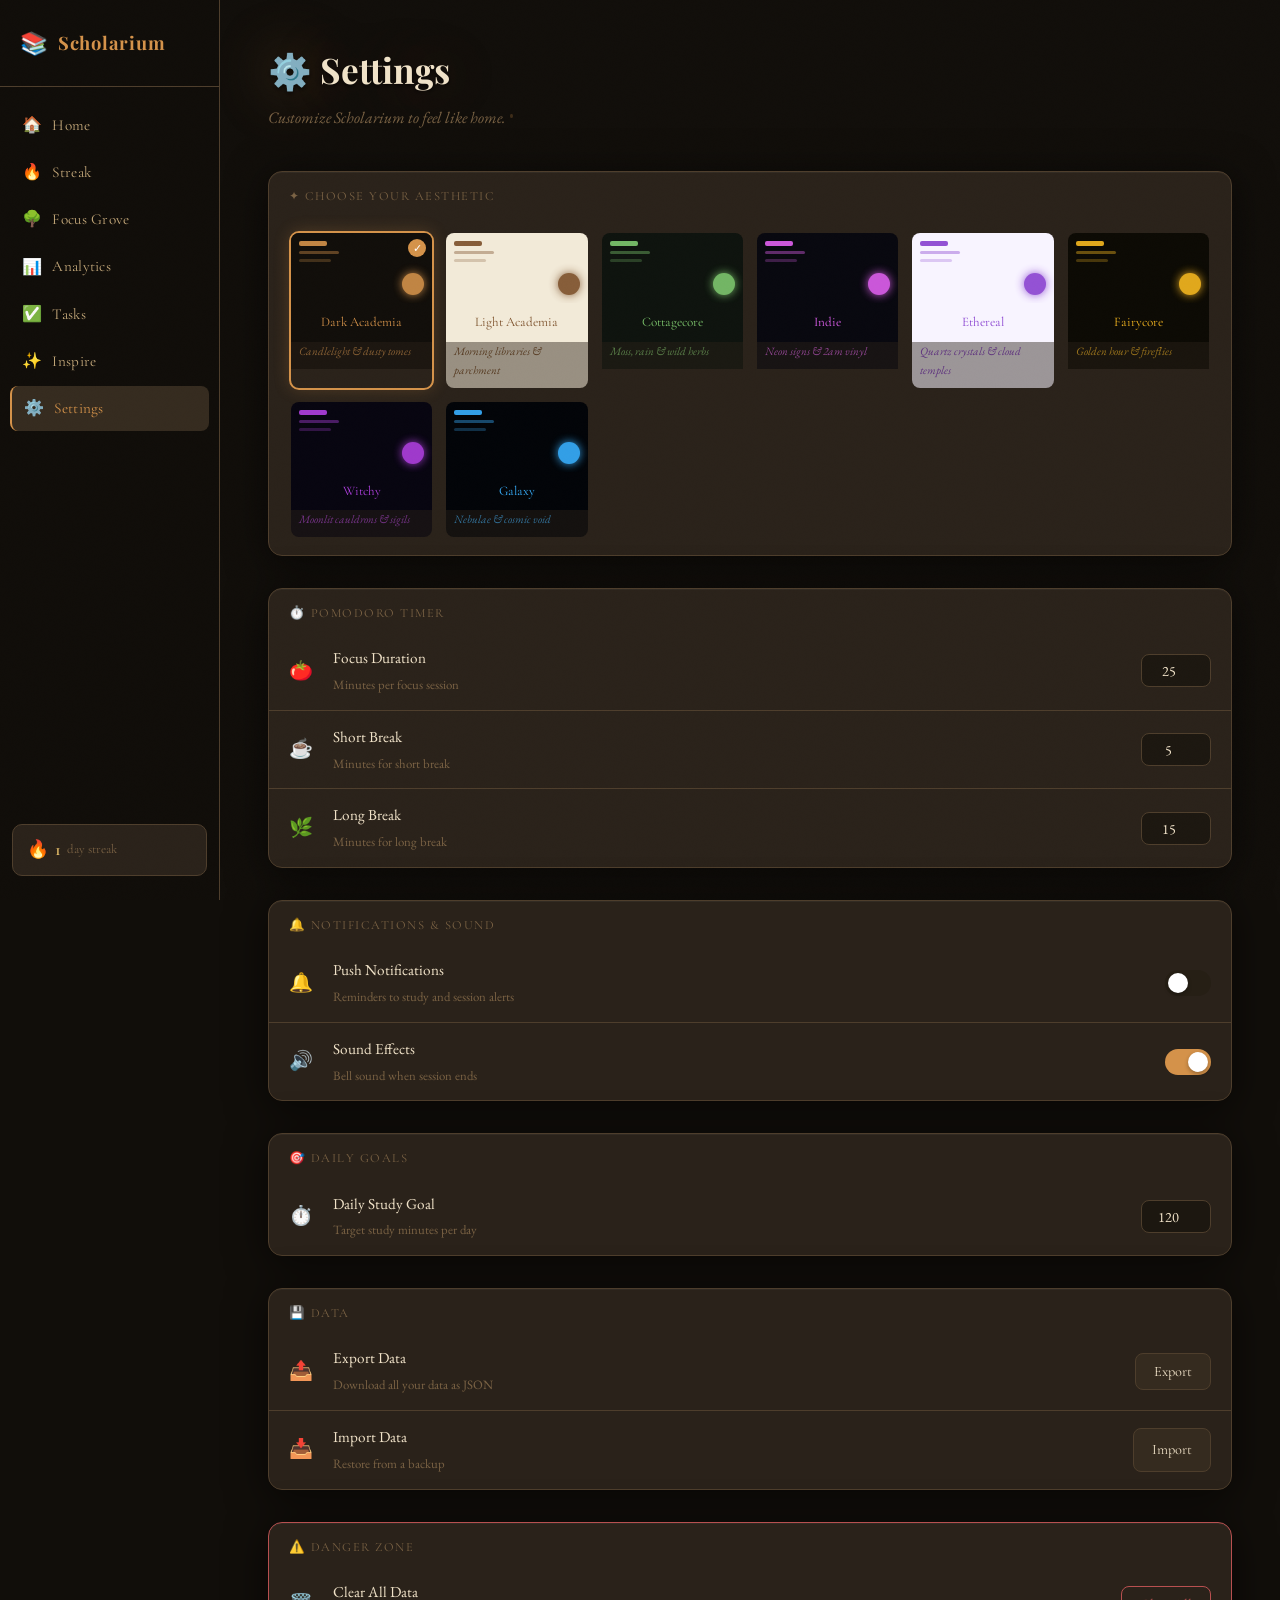
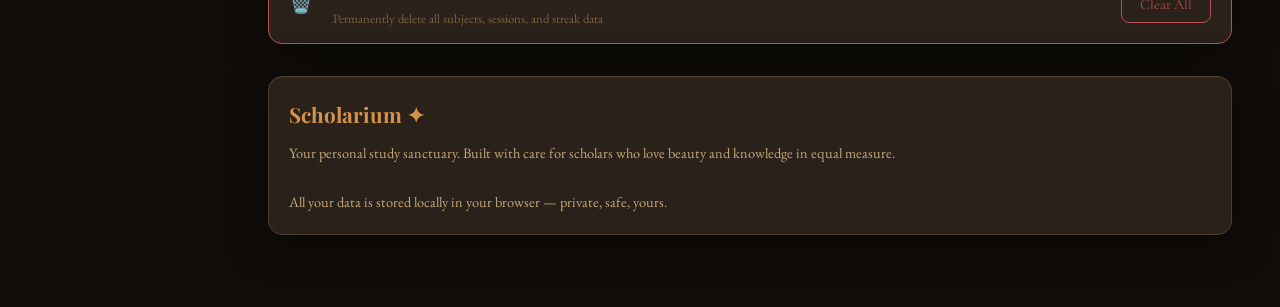
<file: settings.html>
<!DOCTYPE html>
<html lang="en">
<head>
<meta charset="UTF-8">
<meta name="viewport" content="width=device-width, initial-scale=1.0, viewport-fit=cover">
<title>Settings — Scholarium</title>
<link rel="stylesheet" href="theme.css">
<link rel="stylesheet" href="shared.css">
<link rel="preconnect" href="https://fonts.googleapis.com">
<link href="https://fonts.googleapis.com/css2?family=Cormorant+Garamond:ital,wght@0,300;0,400;0,600;1,300;1,400&family=Playfair+Display:ital,wght@0,700;1,500&family=EB+Garamond:ital,wght@0,400;0,500;1,400&family=Cinzel:wght@400;600&display=swap" rel="stylesheet">
<style>
.settings-section { margin-bottom:32px; }
.settings-group { background:var(--surface); border:1px solid var(--border); border-radius:14px; overflow:hidden; box-shadow:var(--card-shadow); }
.settings-group-title { font-family:var(--font-ui); font-size:0.78rem; letter-spacing:0.12em; text-transform:uppercase; color:var(--text3); padding:14px 20px 8px; }
.setting-row { display:flex; align-items:center; gap:16px; padding:14px 20px; border-bottom:1px solid var(--border); }
.setting-row:last-child { border-bottom:none; }
.setting-icon { font-size:1.2rem; min-width:28px; }
.setting-label { flex:1; }
.setting-name { display:block; font-size:0.95rem; color:var(--text); }
.setting-desc { display:block; font-size:0.8rem; color:var(--text3); margin-top:2px; }
/* Toggle */
.toggle-wrap { position:relative; }
.toggle-input { position:absolute; opacity:0; width:0; height:0; }
.toggle-slider {
  display:block; width:46px; height:26px; background:var(--bg3); border-radius:13px;
  cursor:pointer; transition:background 0.3s;
  position:relative;
}
.toggle-slider::after {
  content:''; position:absolute; top:3px; left:3px;
  width:20px; height:20px; border-radius:50%; background:#fff;
  transition:transform 0.3s; box-shadow:0 2px 4px rgba(0,0,0,0.3);
}
.toggle-input:checked + .toggle-slider { background:var(--accent); }
.toggle-input:checked + .toggle-slider::after { transform:translateX(20px); }
/* Number input */
.setting-number { background:var(--bg2); border:1px solid var(--border); color:var(--text); border-radius:8px; padding:6px 10px; width:70px; text-align:center; font-family:var(--font-body); font-size:0.9rem; outline:none; }
.setting-number:focus { border-color:var(--accent); }
/* Theme grid */
.theme-grid { display:grid; grid-template-columns:repeat(auto-fill,minmax(130px,1fr)); gap:10px; padding:16px 20px; }
.theme-card {
  border-radius:10px; overflow:hidden; cursor:pointer;
  border:2px solid transparent; transition:all 0.2s;
  position:relative;
}
.theme-card.active { border-color:var(--accent); box-shadow:0 0 16px var(--glow); }
.theme-card:hover { transform:translateY(-2px); }
.theme-preview {
  height:70px;
  display:flex; align-items:flex-end;
  padding:8px;
  position:relative;
  overflow:hidden;
}
.theme-preview-bar { height:4px; border-radius:2px; width:60%; }
.theme-name { font-family:var(--font-ui); font-size:0.82rem; text-align:center; padding:8px; }
.theme-active-badge { position:absolute; top:6px; right:6px; background:var(--accent); color:#fff; border-radius:50%; width:18px; height:18px; font-size:0.7rem; display:flex; align-items:center; justify-content:center; }
/* Danger zone */
.danger-zone { border-color:var(--error) !important; }
.setting-row .btn-danger { flex-shrink:0; }

/* About */
.about-content { padding:20px; }
.about-content h3 { font-family:var(--font-display); font-size:1.3rem; color:var(--accent); margin-bottom:8px; }
.about-content p { color:var(--text2); font-size:0.9rem; line-height:1.7; }

@media (max-width: 540px) {
  .theme-grid { grid-template-columns: repeat(2, 1fr); gap: 8px; }
  .theme-preview { height: 55px; }
  .theme-name { font-size: 0.75rem; padding: 6px; }
  .setting-row { flex-wrap: wrap; gap: 10px; }
  .setting-row .btn-secondary,
  .setting-row .btn-danger { flex-shrink: 0; }
  .setting-name { font-size: 0.88rem; }
  .setting-desc { font-size: 0.75rem; }
}
</style>
</head>
<body>
<div class="page-wrapper">
  <div class="ambient-bg" id="ambientBg"></div>
  <nav class="nav-sidebar" id="navSidebar">
    <div class="nav-logo"><span class="nav-logo-icon">📚</span><span class="nav-logo-text">Scholarium</span></div>
    <ul class="nav-links">
      <li><a href="index.html" class="nav-link" onclick="closeNav()"><span class="nav-icon">🏠</span><span>Home</span></a></li>
      <li><a href="streak.html" class="nav-link" onclick="closeNav()"><span class="nav-icon">🔥</span><span>Streak</span></a></li>
      <li><a href="pomodoro.html" class="nav-link" onclick="closeNav()"><span class="nav-icon">🌳</span><span>Focus Grove</span></a></li>
      <li><a href="analytics.html" class="nav-link" onclick="closeNav()"><span class="nav-icon">📊</span><span>Analytics</span></a></li>
      <li><a href="todo.html" class="nav-link" onclick="closeNav()"><span class="nav-icon">✅</span><span>Tasks</span></a></li>
      <li><a href="inspire.html" class="nav-link" onclick="closeNav()"><span class="nav-icon">✨</span><span>Inspire</span></a></li>
      <li><a href="settings.html" class="nav-link active" onclick="closeNav()"><span class="nav-icon">⚙️</span><span>Settings</span></a></li>
    </ul>
    <div class="nav-streak-badge"><span class="streak-fire">🔥</span><span id="navStreakCount">0</span><span class="streak-label">day streak</span></div>
  </nav>
  <button class="hamburger" id="hamburger" onclick="toggleNav()"><span></span><span></span><span></span></button>

  <main class="main-content">
    <div class="page-header">
      <h1 class="page-header-title">⚙️ Settings</h1>
      <p class="page-header-sub">Customize Scholarium to feel like home.</p>
    </div>

    <!-- Theme -->
    <div class="settings-section">
      <div class="settings-group">
        <p class="settings-group-title">✦ Choose Your Aesthetic</p>
        <div class="theme-grid" id="themeGrid"></div>
      </div>
    </div>

    <!-- Pomodoro -->
    <div class="settings-section">
      <div class="settings-group">
        <p class="settings-group-title">⏱️ Pomodoro Timer</p>
        <div class="setting-row">
          <span class="setting-icon">🍅</span>
          <div class="setting-label"><span class="setting-name">Focus Duration</span><span class="setting-desc">Minutes per focus session</span></div>
          <input type="number" class="setting-number" id="setFocus" min="5" max="90" value="25" onchange="saveSetting()">
        </div>
        <div class="setting-row">
          <span class="setting-icon">☕</span>
          <div class="setting-label"><span class="setting-name">Short Break</span><span class="setting-desc">Minutes for short break</span></div>
          <input type="number" class="setting-number" id="setShort" min="1" max="30" value="5" onchange="saveSetting()">
        </div>
        <div class="setting-row">
          <span class="setting-icon">🌿</span>
          <div class="setting-label"><span class="setting-name">Long Break</span><span class="setting-desc">Minutes for long break</span></div>
          <input type="number" class="setting-number" id="setLong" min="5" max="60" value="15" onchange="saveSetting()">
        </div>
      </div>
    </div>

    <!-- Notifications & Sound -->
    <div class="settings-section">
      <div class="settings-group">
        <p class="settings-group-title">🔔 Notifications & Sound</p>
        <div class="setting-row">
          <span class="setting-icon">🔔</span>
          <div class="setting-label"><span class="setting-name">Push Notifications</span><span class="setting-desc">Reminders to study and session alerts</span></div>
          <div class="toggle-wrap"><input type="checkbox" class="toggle-input" id="setNotif" onchange="saveSetting()"><label class="toggle-slider" for="setNotif"></label></div>
        </div>
        <div class="setting-row">
          <span class="setting-icon">🔊</span>
          <div class="setting-label"><span class="setting-name">Sound Effects</span><span class="setting-desc">Bell sound when session ends</span></div>
          <div class="toggle-wrap"><input type="checkbox" class="toggle-input" id="setSound" onchange="saveSetting()" checked><label class="toggle-slider" for="setSound"></label></div>
        </div>
      </div>
    </div>

    <!-- Goals -->
    <div class="settings-section">
      <div class="settings-group">
        <p class="settings-group-title">🎯 Daily Goals</p>
        <div class="setting-row">
          <span class="setting-icon">⏱️</span>
          <div class="setting-label"><span class="setting-name">Daily Study Goal</span><span class="setting-desc">Target study minutes per day</span></div>
          <input type="number" class="setting-number" id="setGoal" min="15" max="600" value="120" onchange="saveSetting()">
        </div>
      </div>
    </div>

    <!-- Data -->
    <div class="settings-section">
      <div class="settings-group">
        <p class="settings-group-title">💾 Data</p>
        <div class="setting-row">
          <span class="setting-icon">📤</span>
          <div class="setting-label"><span class="setting-name">Export Data</span><span class="setting-desc">Download all your data as JSON</span></div>
          <button class="btn-secondary" onclick="exportData()">Export</button>
        </div>
        <div class="setting-row">
          <span class="setting-icon">📥</span>
          <div class="setting-label"><span class="setting-name">Import Data</span><span class="setting-desc">Restore from a backup</span></div>
          <label class="btn-secondary" style="cursor:pointer">Import<input type="file" accept=".json" onchange="importData(event)" style="display:none"></label>
        </div>
      </div>
    </div>

    <!-- Danger zone -->
    <div class="settings-section">
      <div class="settings-group danger-zone">
        <p class="settings-group-title">⚠️ Danger Zone</p>
        <div class="setting-row">
          <span class="setting-icon">🗑️</span>
          <div class="setting-label"><span class="setting-name">Clear All Data</span><span class="setting-desc">Permanently delete all subjects, sessions, and streak data</span></div>
          <button class="btn-danger" onclick="clearAllData()">Clear All</button>
        </div>
      </div>
    </div>

    <!-- About -->
    <div class="settings-section">
      <div class="settings-group">
        <div class="about-content">
          <h3>Scholarium ✦</h3>
          <p>Your personal study sanctuary. Built with care for scholars who love beauty and knowledge in equal measure.<br><br>All your data is stored locally in your browser — private, safe, yours.</p>
        </div>
      </div>
    </div>
  </main>
</div>

<!-- Nav overlay (mobile) -->
<div class="nav-overlay" id="navOverlay"></div>

<!-- Bottom nav (mobile) -->
<nav class="bottom-nav">
  <div class="bottom-nav-inner">
    <a href="index.html" class="bottom-nav-item "><span class="bottom-nav-icon">🏠</span><span class="bottom-nav-label">Home</span></a>
    <a href="streak.html" class="bottom-nav-item "><span class="bottom-nav-icon">🔥</span><span class="bottom-nav-label">Streak</span></a>
    <a href="pomodoro.html" class="bottom-nav-item "><span class="bottom-nav-icon">🌳</span><span class="bottom-nav-label">Grove</span></a>
    <a href="analytics.html" class="bottom-nav-item "><span class="bottom-nav-icon">📊</span><span class="bottom-nav-label">Stats</span></a>
    <a href="todo.html" class="bottom-nav-item "><span class="bottom-nav-icon">✅</span><span class="bottom-nav-label">Tasks</span></a>
    <a href="inspire.html" class="bottom-nav-item "><span class="bottom-nav-icon">✨</span><span class="bottom-nav-label">Inspire</span></a>
    <a href="settings.html" class="bottom-nav-item active"><span class="bottom-nav-icon">⚙️</span><span class="bottom-nav-label">Settings</span></a>
  </div>
</nav>

<script src="app.js"></script>
<script>
const THEMES = [
  { id:'dark-academia',  name:'Dark Academia',  desc:'Candlelight & dusty tomes',    bg:'#110e0a', accent:'#d4924a', bar:'#d4924a' },
  { id:'light-academia', name:'Light Academia', desc:'Morning libraries & parchment', bg:'#f2ead8', accent:'#7a4e28', bar:'#7a4e28' },
  { id:'cottagecore',    name:'Cottagecore',    desc:'Moss, rain & wild herbs',       bg:'#0e130e', accent:'#7ec86e', bar:'#7ec86e' },
  { id:'indie',          name:'Indie',          desc:'Neon signs & 2am vinyl',        bg:'#08080f', accent:'#e060f0', bar:'#e060f0' },
  { id:'ethereal',       name:'Ethereal',       desc:'Quartz crystals & cloud temples',bg:'#f8f4ff',accent:'#8840d0', bar:'#8840d0' },
  { id:'fairycore',      name:'Fairycore',      desc:'Golden hour & fireflies',       bg:'#0c0a04', accent:'#f8b820', bar:'#f8b820' },
  { id:'witchy',         name:'Witchy',         desc:'Moonlit cauldrons & sigils',    bg:'#070510', accent:'#b040e0', bar:'#b040e0' },
  { id:'galaxy',         name:'Galaxy',         desc:'Nebulae & cosmic void',         bg:'#020408', accent:'#38b0ff', bar:'#38b0ff' },
];

document.addEventListener('DOMContentLoaded', () => {
  applyTheme();
  checkAndUpdateStreak();
  document.getElementById('navStreakCount').textContent = getStreak();
  loadSettingsUI();
  renderThemeGrid();
  spawnParticles();
});

function renderThemeGrid() {
  const current = localStorage.getItem('scholarium_theme') || 'dark-academia';
  document.getElementById('themeGrid').innerHTML = THEMES.map(t => {
    return '<div class="theme-card ' + (t.id===current?'active':'') + '" onclick="applyThemeChoice(\'' + t.id + '\')">'
      + '<div class="theme-preview" style="background:' + t.bg + '">'
      + (t.id===current ? '<div class="theme-active-badge">✓</div>' : '')
      + '<div style="position:absolute;top:8px;left:8px;width:28px;height:5px;border-radius:2px;background:' + t.accent + ';opacity:0.9"></div>'
      + '<div style="position:absolute;top:18px;left:8px;width:40px;height:3px;border-radius:2px;background:' + t.accent + ';opacity:0.4"></div>'
      + '<div style="position:absolute;top:26px;left:8px;width:32px;height:3px;border-radius:2px;background:' + t.accent + ';opacity:0.25"></div>'
      + '<div style="position:absolute;bottom:8px;right:8px;width:22px;height:22px;border-radius:50%;background:' + t.bar + ';opacity:0.9;box-shadow:0 0 10px ' + t.bar + '"></div>'
      + '</div>'
      + '<div class="theme-name" style="background:' + t.bg + ';color:' + t.accent + '">' + t.name + '</div>'
      + '<div class="theme-desc" style="background:' + t.bg + ';color:' + t.accent + ';opacity:0.55;font-size:0.7rem;padding:0 8px 8px;font-style:italic;font-family:var(--font-body)">' + t.desc + '</div>'
      + '</div>';
  }).join('');
}

function applyThemeChoice(themeId) {
  setTheme(themeId);
  renderThemeGrid();
  saveSetting();
  showToast('Theme applied! ✨');
}

function loadSettingsUI() {
  const s = getSettings();
  document.getElementById('setFocus').value = s.pomoDuration || 25;
  document.getElementById('setShort').value = s.shortBreak || 5;
  document.getElementById('setLong').value = s.longBreak || 15;
  document.getElementById('setNotif').checked = s.notifications || false;
  document.getElementById('setSound').checked = s.soundEnabled !== false;
  document.getElementById('setGoal').value = s.dailyGoalMins || 120;
}

function saveSetting() {
  const s = getSettings();
  s.pomoDuration = parseInt(document.getElementById('setFocus').value) || 25;
  s.shortBreak = parseInt(document.getElementById('setShort').value) || 5;
  s.longBreak = parseInt(document.getElementById('setLong').value) || 15;
  s.notifications = document.getElementById('setNotif').checked;
  s.soundEnabled = document.getElementById('setSound').checked;
  s.dailyGoalMins = parseInt(document.getElementById('setGoal').value) || 120;
  s.theme = localStorage.getItem('scholarium_theme') || 'dark-academia';
  saveSettings(s);
  if (s.notifications && Notification.permission === 'default') {
    Notification.requestPermission();
  }
}

function exportData() {
  const data = {
    subjects: getSubjects(),
    sessions: getSessions(),
    streak: getStreakData(),
    trees: getTreesData(),
    todos: getTodos(),
    settings: getSettings(),
    exported: new Date().toISOString()
  };
  const blob = new Blob([JSON.stringify(data, null, 2)], { type: 'application/json' });
  const a = document.createElement('a');
  a.href = URL.createObjectURL(blob);
  a.download = `scholarium-backup-${new Date().toISOString().slice(0,10)}.json`;
  a.click();
  showToast('Data exported! 📤');
}

function importData(e) {
  const file = e.target.files[0];
  if (!file) return;
  const reader = new FileReader();
  reader.onload = (ev) => {
    try {
      const data = JSON.parse(ev.target.result);
      if (data.subjects) saveSubjects(data.subjects);
      if (data.sessions) saveSessions(data.sessions);
      if (data.streak) saveStreakData(data.streak);
      if (data.trees) saveTreesData(data.trees);
      if (data.todos) saveTodos(data.todos);
      if (data.settings) saveSettings(data.settings);
      showToast('Data imported successfully! 📥');
      setTimeout(() => location.reload(), 1000);
    } catch(err) { showToast('Import failed — invalid file.'); }
  };
  reader.readAsText(file);
}

function clearAllData() {
  if (!confirm('This will permanently delete ALL your data. Are you absolutely sure?')) return;
  if (!confirm('This cannot be undone. Delete everything?')) return;
  const keys = ['scholarium_subjects','scholarium_sessions','scholarium_streak','scholarium_trees','scholarium_todos'];
  keys.forEach(k => localStorage.removeItem(k));
  showToast('All data cleared.');
  setTimeout(() => window.location.href = 'index.html', 1500);
}

function spawnParticles() {
  const bg=document.getElementById('ambientBg');
  for(let i=0;i<12;i++){const p=document.createElement('div');p.className='particle';p.style.cssText=`left:${Math.random()*100}%;top:${Math.random()*100}%;animation-delay:${Math.random()*8}s;animation-duration:${6+Math.random()*6}s;width:${2+Math.random()*3}px;height:${2+Math.random()*3}px;opacity:${0.1+Math.random()*0.3}`;bg.appendChild(p);}
}
</script>
</body>
</html>
</file>
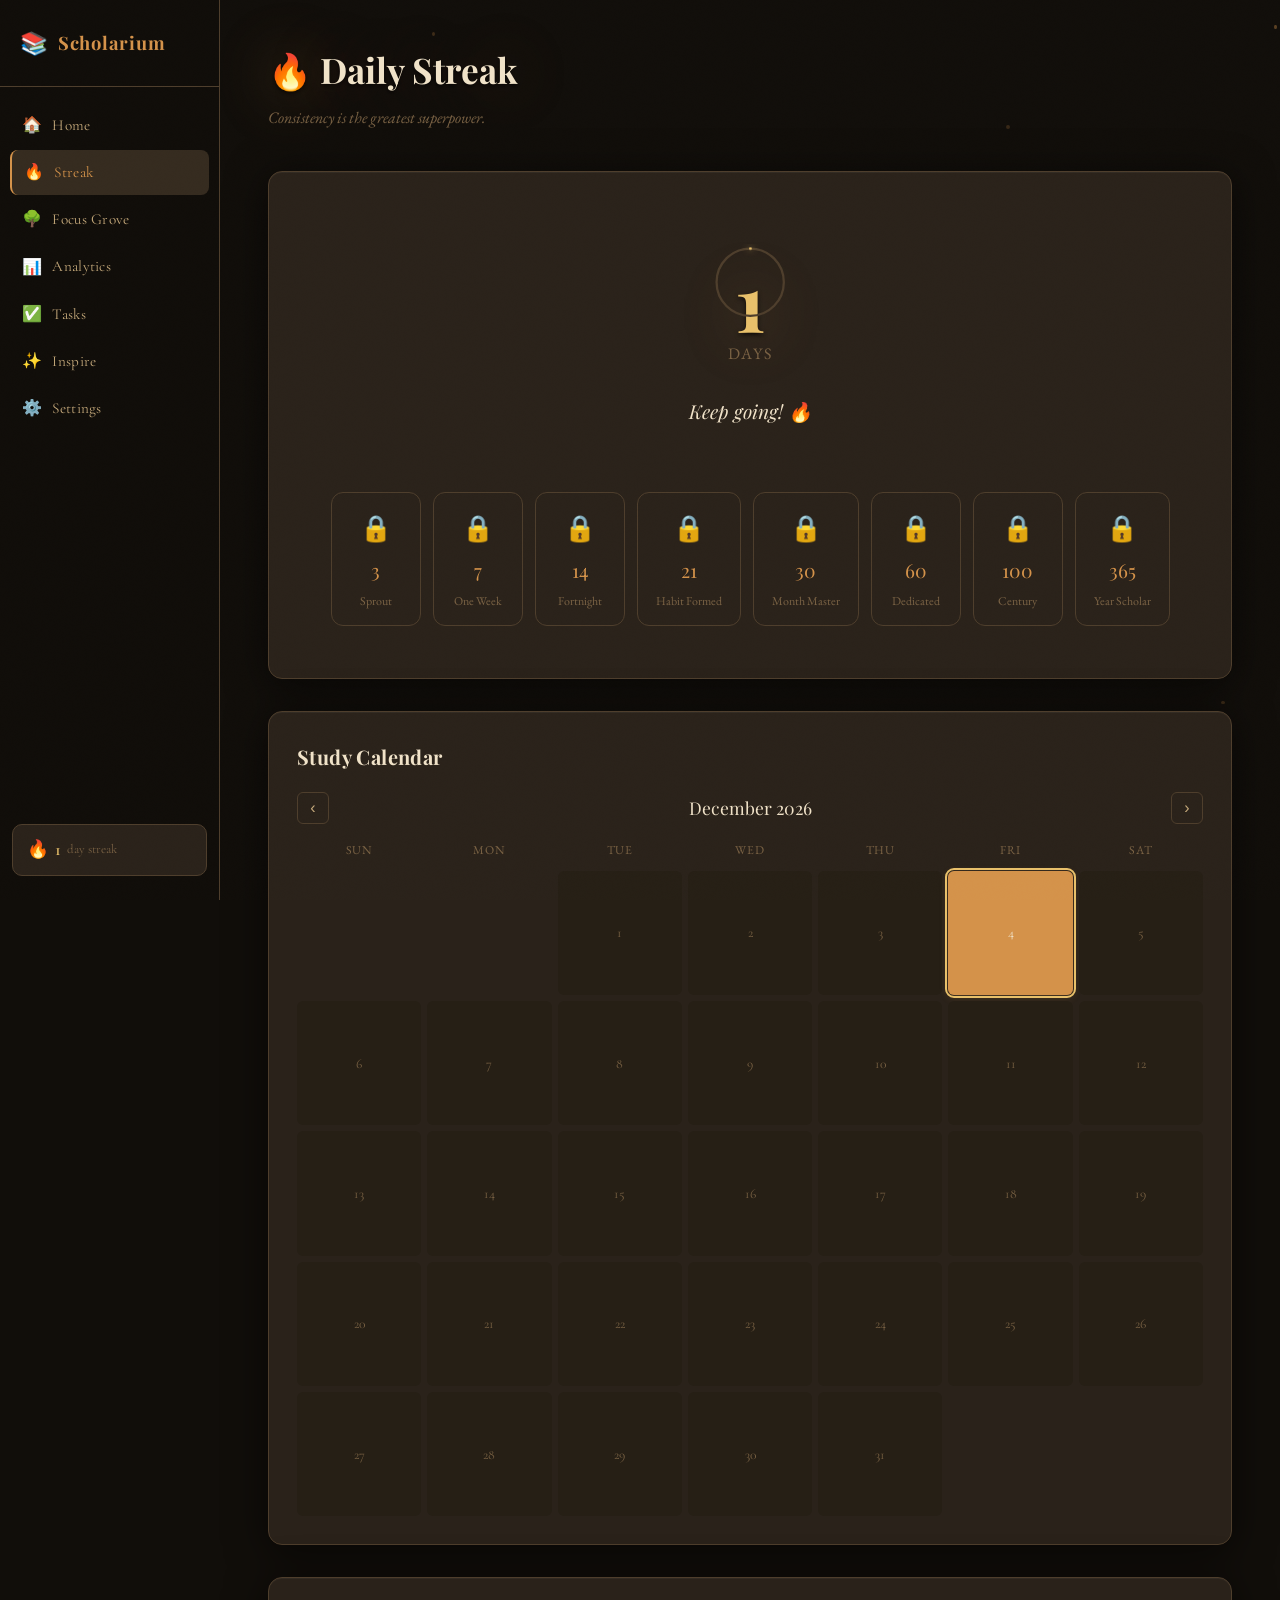
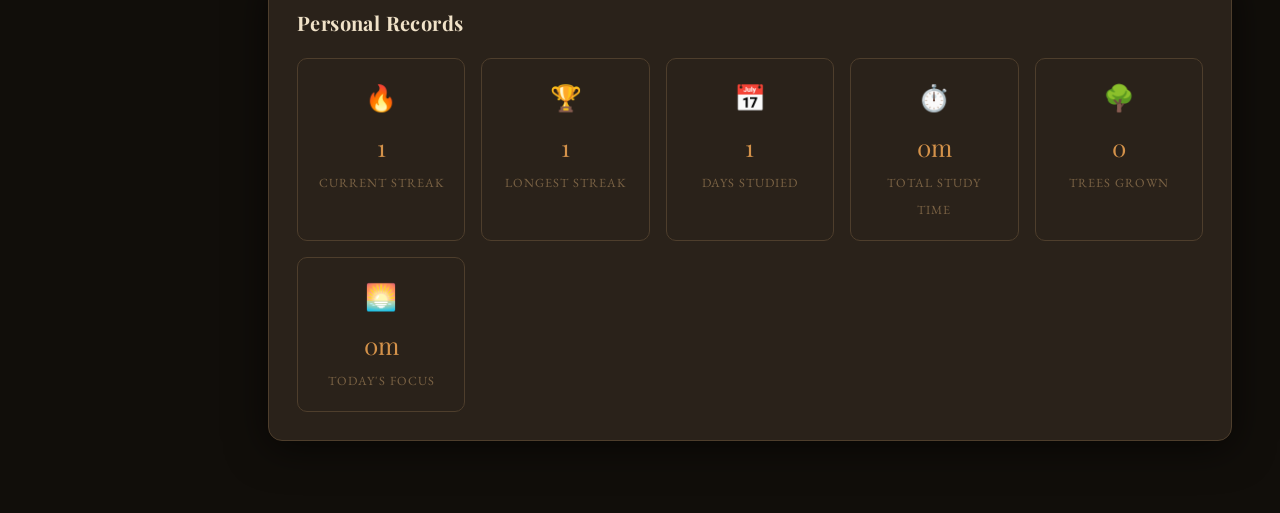
<file: streak.html>
<!DOCTYPE html>
<html lang="en">
<head>
<meta charset="UTF-8">
<meta name="viewport" content="width=device-width, initial-scale=1.0, viewport-fit=cover">
<title>Streak — Scholarium</title>
<link rel="stylesheet" href="theme.css">
<link rel="stylesheet" href="shared.css">
<link rel="preconnect" href="https://fonts.googleapis.com">
<link href="https://fonts.googleapis.com/css2?family=Cormorant+Garamond:ital,wght@0,300;0,400;0,600;1,300;1,400&family=Playfair+Display:ital,wght@0,700;1,500&family=EB+Garamond:ital,wght@0,400;0,500;1,400&family=Cinzel:wght@400;600&display=swap" rel="stylesheet">
<style>
.streak-hero { text-align:center; padding:40px 20px; }
.streak-number-wrap { position:relative; display:inline-flex; align-items:center; justify-content:center; margin:20px 0; }
.streak-ring-svg { position:absolute; inset:-16px; }
.streak-number { font-family:var(--font-display); font-size:5rem; font-weight:700; color:var(--accent2); text-shadow:var(--hero-text-shadow); line-height:1; }
.streak-days-label { font-size:1rem; color:var(--text3); letter-spacing:0.1em; text-transform:uppercase; }
.streak-status { font-family:var(--font-display); font-size:1.2rem; color:var(--text); margin-top:8px; font-style:italic; }
.streak-milestones { display:flex; flex-wrap:wrap; gap:12px; margin:24px 0; justify-content:center; }
.milestone-badge {
  display:flex; flex-direction:column; align-items:center; gap:4px;
  background:var(--surface); border:1px solid var(--border); border-radius:12px;
  padding:14px 18px; min-width:90px; transition:transform 0.2s;
}
.milestone-badge.achieved { border-color:var(--accent); box-shadow:0 0 16px var(--glow); }
.milestone-badge:hover { transform:translateY(-3px); }
.milestone-icon { font-size:1.6rem; }
.milestone-days { font-family:var(--font-display); font-size:1.2rem; color:var(--accent); }
.milestone-label { font-size:0.75rem; color:var(--text3); }
/* Calendar */
.streak-calendar { margin-top:8px; }
.cal-month-header { display:flex; justify-content:space-between; align-items:center; margin-bottom:12px; }
.cal-month-title { font-family:var(--font-display); font-size:1.1rem; color:var(--text); }
.cal-nav-btn { background:var(--surface); border:1px solid var(--border); color:var(--text2); border-radius:6px; width:32px; height:32px; cursor:pointer; font-size:1rem; transition:all 0.2s; }
.cal-nav-btn:hover { background:var(--surface2); color:var(--accent); }
.cal-grid { display:grid; grid-template-columns:repeat(7,1fr); gap:6px; }
.cal-day-name { text-align:center; font-size:0.75rem; color:var(--text3); text-transform:uppercase; padding:4px 0; letter-spacing:0.06em; }
.cal-day {
  aspect-ratio:1; border-radius:6px; display:flex; align-items:center; justify-content:center;
  font-size:0.85rem; font-family:var(--font-ui); cursor:default; transition:transform 0.15s;
  background:var(--bg3); color:var(--text3);
}
.cal-day.studied { background:var(--accent); color:#fff; box-shadow:0 2px 8px var(--glow); }
.cal-day.today { outline:2px solid var(--accent2); outline-offset:1px; color:var(--text); }
.cal-day.empty { background:transparent; }
.cal-day.studied:hover { transform:scale(1.1); }
/* Records */
.records-row { display:grid; grid-template-columns:repeat(auto-fill,minmax(160px,1fr)); gap:16px; margin-top:8px; }
.record-card { background:var(--surface); border:1px solid var(--border); border-radius:10px; padding:18px; text-align:center; }
.record-icon { font-size:1.6rem; margin-bottom:6px; }
.record-val { font-family:var(--font-display); font-size:1.5rem; color:var(--accent); display:block; }
.record-lab { font-size:0.78rem; color:var(--text3); text-transform:uppercase; letter-spacing:0.08em; }

@media (max-width: 540px) {
  .streak-number { font-size: 3.5rem; }
  .streak-ring-svg { inset: -10px; }
  .streak-milestones { gap: 8px; }
  .milestone-badge { min-width: 76px; padding: 10px 12px; }
  .milestone-icon { font-size: 1.3rem; }
  .cal-grid { gap: 4px; }
  .cal-day { font-size: 0.75rem; border-radius: 4px; }
  .records-row { grid-template-columns: repeat(2, 1fr); gap: 10px; }
  .record-val { font-size: 1.2rem; }
}
@media (max-width: 380px) {
  .streak-number { font-size: 2.8rem; }
  .milestone-badge { min-width: 60px; padding: 8px; }
  .milestone-days { font-size: 1rem; }
}
</style>
</head>
<body>
<div class="page-wrapper">
  <div class="ambient-bg" id="ambientBg"></div>
  <nav class="nav-sidebar" id="navSidebar">
    <div class="nav-logo"><span class="nav-logo-icon">📚</span><span class="nav-logo-text">Scholarium</span></div>
    <ul class="nav-links">
      <li><a href="index.html" class="nav-link" onclick="closeNav()"><span class="nav-icon">🏠</span><span>Home</span></a></li>
      <li><a href="streak.html" class="nav-link active" onclick="closeNav()"><span class="nav-icon">🔥</span><span>Streak</span></a></li>
      <li><a href="pomodoro.html" class="nav-link" onclick="closeNav()"><span class="nav-icon">🌳</span><span>Focus Grove</span></a></li>
      <li><a href="analytics.html" class="nav-link" onclick="closeNav()"><span class="nav-icon">📊</span><span>Analytics</span></a></li>
      <li><a href="todo.html" class="nav-link" onclick="closeNav()"><span class="nav-icon">✅</span><span>Tasks</span></a></li>
      <li><a href="inspire.html" class="nav-link" onclick="closeNav()"><span class="nav-icon">✨</span><span>Inspire</span></a></li>
      <li><a href="settings.html" class="nav-link" onclick="closeNav()"><span class="nav-icon">⚙️</span><span>Settings</span></a></li>
    </ul>
    <div class="nav-streak-badge"><span class="streak-fire">🔥</span><span id="navStreakCount">0</span><span class="streak-label">day streak</span></div>
  </nav>
  <button class="hamburger" id="hamburger" onclick="toggleNav()"><span></span><span></span><span></span></button>

  <main class="main-content">
    <div class="page-header">
      <h1 class="page-header-title">🔥 Daily Streak</h1>
      <p class="page-header-sub">Consistency is the greatest superpower.</p>
    </div>

    <div class="section-card">
      <div class="streak-hero">
        <div class="streak-number-wrap">
          <svg class="streak-ring-svg" viewBox="0 0 200 200" id="streakRingSvg">
            <circle cx="100" cy="100" r="88" fill="none" stroke="var(--border)" stroke-width="6"/>
            <circle cx="100" cy="100" r="88" fill="none" stroke="var(--accent2)" stroke-width="6" stroke-linecap="round"
              stroke-dasharray="553" stroke-dashoffset="553" id="streakRingArc" transform="rotate(-90 100 100)"
              style="filter:drop-shadow(0 0 8px var(--accent2));transition:stroke-dashoffset 1s ease"/>
          </svg>
          <div>
            <div class="streak-number" id="streakNum">0</div>
            <div class="streak-days-label">days</div>
          </div>
        </div>
        <div class="streak-status" id="streakStatus">Begin your streak today!</div>
      </div>

      <div class="streak-milestones" id="milestonesRow"></div>
    </div>

    <!-- Calendar -->
    <div class="section-card">
      <h2 class="section-title">Study Calendar</h2>
      <div class="streak-calendar">
        <div class="cal-month-header">
          <button class="cal-nav-btn" onclick="prevMonth()">‹</button>
          <span class="cal-month-title" id="calMonthTitle"></span>
          <button class="cal-nav-btn" onclick="nextMonth()">›</button>
        </div>
        <div class="cal-grid" id="calGrid"></div>
      </div>
    </div>

    <!-- Records -->
    <div class="section-card">
      <h2 class="section-title">Personal Records</h2>
      <div class="records-row" id="recordsRow"></div>
    </div>
  </main>
</div>

<!-- Nav overlay (mobile) -->
<div class="nav-overlay" id="navOverlay"></div>

<!-- Bottom nav (mobile) -->
<nav class="bottom-nav">
  <div class="bottom-nav-inner">
    <a href="index.html" class="bottom-nav-item "><span class="bottom-nav-icon">🏠</span><span class="bottom-nav-label">Home</span></a>
    <a href="streak.html" class="bottom-nav-item active"><span class="bottom-nav-icon">🔥</span><span class="bottom-nav-label">Streak</span></a>
    <a href="pomodoro.html" class="bottom-nav-item "><span class="bottom-nav-icon">🌳</span><span class="bottom-nav-label">Grove</span></a>
    <a href="analytics.html" class="bottom-nav-item "><span class="bottom-nav-icon">📊</span><span class="bottom-nav-label">Stats</span></a>
    <a href="todo.html" class="bottom-nav-item "><span class="bottom-nav-icon">✅</span><span class="bottom-nav-label">Tasks</span></a>
    <a href="inspire.html" class="bottom-nav-item "><span class="bottom-nav-icon">✨</span><span class="bottom-nav-label">Inspire</span></a>
    <a href="settings.html" class="bottom-nav-item "><span class="bottom-nav-icon">⚙️</span><span class="bottom-nav-label">Settings</span></a>
  </div>
</nav>

<script src="app.js"></script>
<script>
let calYear, calMonth;

const MILESTONES = [
  { days:3, icon:'🌱', label:'Sprout' },
  { days:7, icon:'🔥', label:'One Week' },
  { days:14, icon:'⚡', label:'Fortnight' },
  { days:21, icon:'🌟', label:'Habit Formed' },
  { days:30, icon:'🏆', label:'Month Master' },
  { days:60, icon:'💫', label:'Dedicated' },
  { days:100, icon:'👑', label:'Century' },
  { days:365, icon:'🌠', label:'Year Scholar' },
];

document.addEventListener('DOMContentLoaded', () => {
  applyTheme();
  checkAndUpdateStreak();
  const d = getStreakData();
  const streak = d.streak || 0;
  document.getElementById('navStreakCount').textContent = streak;
  document.getElementById('streakNum').textContent = streak;

  // Animate ring
  const max = 365;
  const pct = Math.min(streak / max, 1);
  setTimeout(() => {
    document.getElementById('streakRingArc').style.strokeDashoffset = 553 * (1 - pct);
  }, 300);

  // Status message
  const msgs = ['Begin your streak today!', 'Keep going! 🔥', 'You\'re on a roll!', 'Impressive dedication! ⚡', 'Unstoppable scholar! 🏆', 'Legendary consistency! 👑'];
  const idx = streak === 0 ? 0 : streak < 5 ? 1 : streak < 14 ? 2 : streak < 30 ? 3 : streak < 60 ? 4 : 5;
  document.getElementById('streakStatus').textContent = msgs[idx];

  renderMilestones(streak);
  renderRecords(d);
  const now = new Date();
  calYear = now.getFullYear(); calMonth = now.getMonth();
  renderCalendar();
  spawnParticles();
});

function renderMilestones(streak) {
  const row = document.getElementById('milestonesRow');
  row.innerHTML = MILESTONES.map(m => `
    <div class="milestone-badge ${streak >= m.days ? 'achieved' : ''}">
      <span class="milestone-icon">${streak >= m.days ? m.icon : '🔒'}</span>
      <span class="milestone-days">${m.days}</span>
      <span class="milestone-label">${m.label}</span>
    </div>
  `).join('');
}

function renderRecords(d) {
  const sessions = getSessions();
  const totalMins = sessions.reduce((a, s) => a + s.minutes, 0);
  const totalDays = d.history ? d.history.length : 0;
  const todayMins = getTodayStudyMins();
  const records = [
    { icon:'🔥', val: d.streak || 0, lab:'Current Streak' },
    { icon:'🏆', val: d.longestStreak || 0, lab:'Longest Streak' },
    { icon:'📅', val: totalDays, lab:'Days Studied' },
    { icon:'⏱️', val: formatMins(totalMins), lab:'Total Study Time' },
    { icon:'🌳', val: getTreesData().reduce((a,t)=>a+(t.trees?.length||0),0), lab:'Trees Grown' },
    { icon:'🌅', val: formatMins(todayMins), lab:'Today\'s Focus' },
  ];
  document.getElementById('recordsRow').innerHTML = records.map(r => `
    <div class="record-card">
      <div class="record-icon">${r.icon}</div>
      <span class="record-val">${r.val}</span>
      <span class="record-lab">${r.lab}</span>
    </div>
  `).join('');
}

function renderCalendar() {
  const months = ['January','February','March','April','May','June','July','August','September','October','November','December'];
  document.getElementById('calMonthTitle').textContent = `${months[calMonth]} ${calYear}`;
  const grid = document.getElementById('calGrid');
  const studiedDays = new Set(getStreakData().history || []);
  const today = new Date().toISOString().slice(0, 10);
  const days = ['Sun','Mon','Tue','Wed','Thu','Fri','Sat'];
  let html = days.map(d => `<div class="cal-day-name">${d}</div>`).join('');
  const firstDay = new Date(calYear, calMonth, 1).getDay();
  const daysInMonth = new Date(calYear, calMonth + 1, 0).getDate();
  for (let i = 0; i < firstDay; i++) html += '<div class="cal-day empty"></div>';
  for (let d = 1; d <= daysInMonth; d++) {
    const iso = `${calYear}-${String(calMonth+1).padStart(2,'0')}-${String(d).padStart(2,'0')}`;
    const studied = studiedDays.has(iso);
    const isToday = iso === today;
    html += `<div class="cal-day ${studied?'studied':''} ${isToday?'today':''}" title="${iso}">${d}</div>`;
  }
  grid.innerHTML = html;
}

function prevMonth() {
  calMonth--; if (calMonth < 0) { calMonth = 11; calYear--; }
  renderCalendar();
}
function nextMonth() {
  calMonth++; if (calMonth > 11) { calMonth = 0; calYear++; }
  renderCalendar();
}

function spawnParticles() {
  const bg = document.getElementById('ambientBg');
  for (let i = 0; i < 14; i++) {
    const p = document.createElement('div'); p.className = 'particle';
    p.style.cssText = `left:${Math.random()*100}%;top:${Math.random()*100}%;animation-delay:${Math.random()*8}s;animation-duration:${6+Math.random()*6}s;width:${2+Math.random()*3}px;height:${2+Math.random()*3}px;opacity:${0.1+Math.random()*0.3}`;
    bg.appendChild(p);
  }
}
</script>
</body>
</html>
</file>
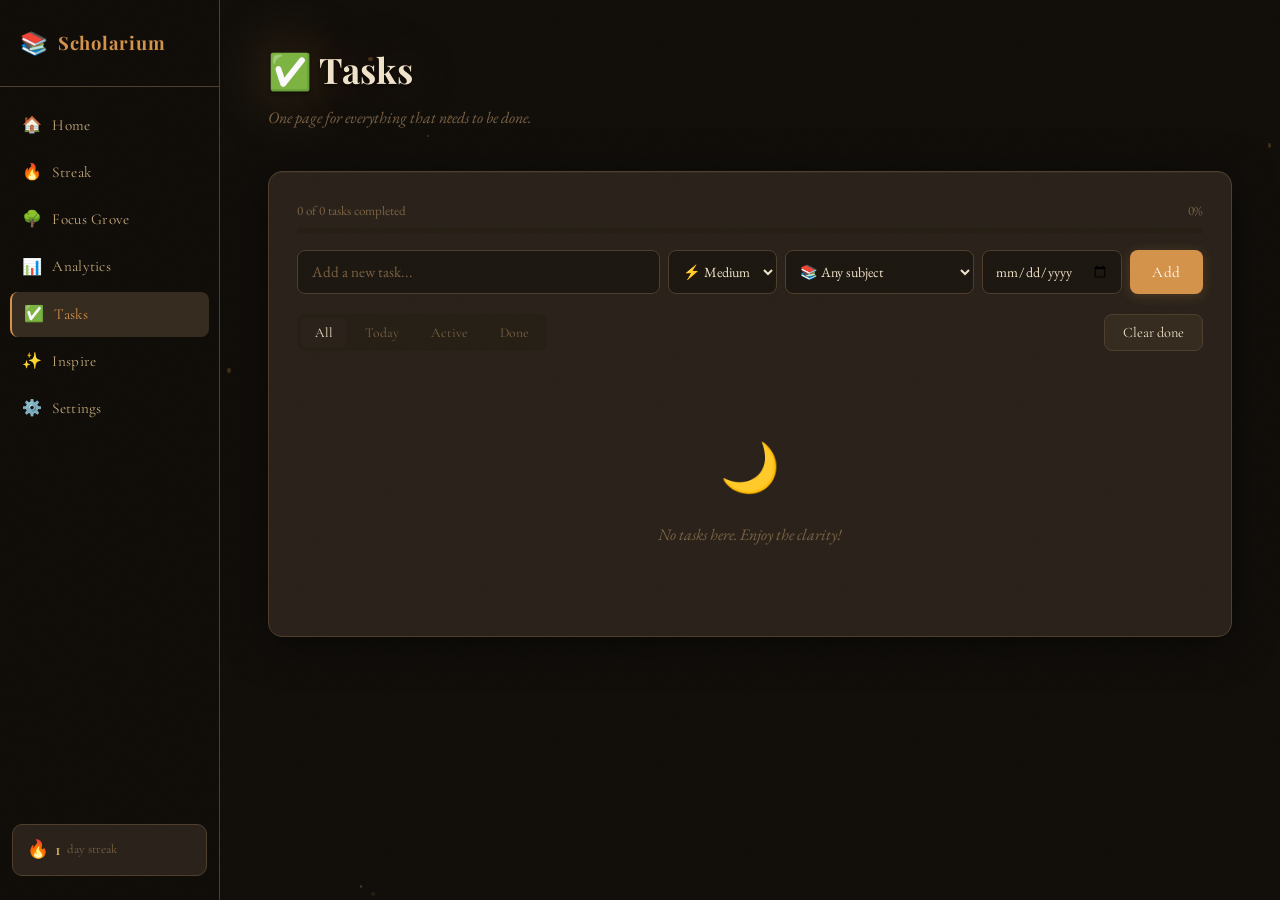
<file: todo.html>
<!DOCTYPE html>
<html lang="en">
<head>
<meta charset="UTF-8">
<meta name="viewport" content="width=device-width, initial-scale=1.0, viewport-fit=cover">
<title>Tasks — Scholarium</title>
<link rel="stylesheet" href="theme.css">
<link rel="stylesheet" href="shared.css">
<link rel="preconnect" href="https://fonts.googleapis.com">
<link href="https://fonts.googleapis.com/css2?family=Cormorant+Garamond:ital,wght@0,300;0,400;0,600;1,300;1,400&family=Playfair+Display:ital,wght@0,700;1,500&family=EB+Garamond:ital,wght@0,400;0,500;1,400&family=Cinzel:wght@400;600&display=swap" rel="stylesheet">
<style>
.todo-header-row { display:flex; align-items:center; gap:12px; margin-bottom:16px; flex-wrap:wrap; }
.todo-filter-tabs { display:flex; gap:4px; background:var(--bg3); border-radius:8px; padding:4px; }
.filter-tab { background:transparent; border:none; color:var(--text3); padding:6px 14px; border-radius:6px; cursor:pointer; font-family:var(--font-ui); font-size:0.85rem; transition:all 0.2s; }
.filter-tab.active { background:var(--surface); color:var(--text); }
.todo-progress { margin-bottom:16px; }
.progress-bar-wrap { height:6px; background:var(--bg3); border-radius:3px; overflow:hidden; }
.progress-bar-fill { height:100%; background:var(--accent); border-radius:3px; transition:width 0.5s; }
.progress-label { font-size:0.82rem; color:var(--text3); margin-bottom:6px; display:flex; justify-content:space-between; }
/* Add task form */
.add-task-form { display:flex; gap:8px; margin-bottom:20px; flex-wrap:wrap; }
.priority-sel { background:var(--bg2); border:1px solid var(--border); color:var(--text); border-radius:8px; padding:10px; font-family:var(--font-body); font-size:0.88rem; outline:none; max-width:130px; }
.subject-sel { background:var(--bg2); border:1px solid var(--border); color:var(--text); border-radius:8px; padding:10px; font-family:var(--font-body); font-size:0.88rem; outline:none; flex:1; min-width:120px; }
/* Tasks */
.tasks-list { display:flex; flex-direction:column; gap:8px; }
.task-item {
  display:flex; align-items:center; gap:12px;
  background:var(--surface); border:1px solid var(--border); border-radius:10px;
  padding:12px 14px; transition:all 0.2s; cursor:default;
  animation:task-in 0.3s ease;
}
@keyframes task-in { from{opacity:0;transform:translateX(-10px)} to{opacity:1;transform:translateX(0)} }
.task-item.completed { opacity:0.5; }
.task-item.completed .task-text { text-decoration:line-through; color:var(--text3); }
.task-item:hover { border-color:var(--accent); box-shadow:0 2px 12px var(--glow); }
.task-check {
  width:22px; height:22px; border-radius:50%; border:2px solid var(--border);
  cursor:pointer; display:flex; align-items:center; justify-content:center;
  flex-shrink:0; transition:all 0.2s; background:var(--bg2);
}
.task-check.checked { background:var(--accent); border-color:var(--accent); }
.task-check.checked::after { content:'✓'; color:#fff; font-size:0.75rem; }
.task-body { flex:1; min-width:0; }
.task-text { font-size:0.95rem; color:var(--text); display:block; }
.task-meta { font-size:0.78rem; color:var(--text3); display:flex; gap:8px; margin-top:3px; flex-wrap:wrap; }
.priority-dot { width:8px; height:8px; border-radius:50%; display:inline-block; }
.p-high { background:#c26b6b; }
.p-med { background:#d4a04a; }
.p-low { background:#7b9e8e; }
.task-del { background:transparent; border:none; color:var(--text3); cursor:pointer; font-size:0.9rem; padding:4px; transition:color 0.2s; }
.task-del:hover { color:var(--error); }
.task-subject-tag { background:var(--bg3); border-radius:4px; padding:1px 6px; font-size:0.75rem; }
/* Date filter row */
.date-filter-row { display:flex; gap:8px; align-items:center; margin-bottom:14px; flex-wrap:wrap; }
.date-input { background:var(--bg2); border:1px solid var(--border); color:var(--text); border-radius:8px; padding:8px 12px; font-family:var(--font-body); font-size:0.88rem; outline:none; }

@media (max-width: 540px) {
  .add-task-form { flex-direction: column; gap: 8px; }
  .add-task-form .fancy-input { width: 100%; }
  .priority-sel, .subject-sel, .date-input { width: 100%; max-width: 100%; }
  .add-task-form .btn-primary { width: 100%; }
  .todo-header-row { flex-direction: column; align-items: flex-start; gap: 10px; }
  .todo-filter-tabs { width: 100%; }
  .filter-tab { flex: 1; text-align: center; }
  .todo-header-row .btn-secondary { margin-left: 0 !important; }
  .task-item { padding: 10px 12px; gap: 10px; }
  .task-text { font-size: 0.9rem; }
  .task-meta { gap: 5px; }
}
</style>
</head>
<body>
<div class="page-wrapper">
  <div class="ambient-bg" id="ambientBg"></div>
  <nav class="nav-sidebar" id="navSidebar">
    <div class="nav-logo"><span class="nav-logo-icon">📚</span><span class="nav-logo-text">Scholarium</span></div>
    <ul class="nav-links">
      <li><a href="index.html" class="nav-link" onclick="closeNav()"><span class="nav-icon">🏠</span><span>Home</span></a></li>
      <li><a href="streak.html" class="nav-link" onclick="closeNav()"><span class="nav-icon">🔥</span><span>Streak</span></a></li>
      <li><a href="pomodoro.html" class="nav-link" onclick="closeNav()"><span class="nav-icon">🌳</span><span>Focus Grove</span></a></li>
      <li><a href="analytics.html" class="nav-link" onclick="closeNav()"><span class="nav-icon">📊</span><span>Analytics</span></a></li>
      <li><a href="todo.html" class="nav-link active" onclick="closeNav()"><span class="nav-icon">✅</span><span>Tasks</span></a></li>
      <li><a href="inspire.html" class="nav-link" onclick="closeNav()"><span class="nav-icon">✨</span><span>Inspire</span></a></li>
      <li><a href="settings.html" class="nav-link" onclick="closeNav()"><span class="nav-icon">⚙️</span><span>Settings</span></a></li>
    </ul>
    <div class="nav-streak-badge"><span class="streak-fire">🔥</span><span id="navStreakCount">0</span><span class="streak-label">day streak</span></div>
  </nav>
  <button class="hamburger" id="hamburger" onclick="toggleNav()"><span></span><span></span><span></span></button>

  <main class="main-content">
    <div class="page-header">
      <h1 class="page-header-title">✅ Tasks</h1>
      <p class="page-header-sub">One page for everything that needs to be done.</p>
    </div>

    <div class="section-card">
      <!-- Progress -->
      <div class="todo-progress">
        <div class="progress-label"><span id="progressLabel">0 of 0 tasks completed</span><span id="progressPct">0%</span></div>
        <div class="progress-bar-wrap"><div class="progress-bar-fill" id="progressFill" style="width:0%"></div></div>
      </div>

      <!-- Add task -->
      <div class="add-task-form">
        <input type="text" id="taskInput" class="fancy-input" placeholder="Add a new task..." style="flex:2">
        <select id="taskPriority" class="priority-sel">
          <option value="med">⚡ Medium</option>
          <option value="high">🔴 High</option>
          <option value="low">🟢 Low</option>
        </select>
        <select id="taskSubject" class="subject-sel">
          <option value="">📚 Any subject</option>
        </select>
        <input type="date" id="taskDue" class="date-input" title="Due date (optional)">
        <button class="btn-primary" onclick="addTask()">Add</button>
      </div>

      <!-- Filter -->
      <div class="todo-header-row">
        <div class="todo-filter-tabs">
          <button class="filter-tab active" onclick="setFilter('all',this)">All</button>
          <button class="filter-tab" onclick="setFilter('today',this)">Today</button>
          <button class="filter-tab" onclick="setFilter('active',this)">Active</button>
          <button class="filter-tab" onclick="setFilter('done',this)">Done</button>
        </div>
        <button class="btn-secondary" onclick="clearCompleted()" style="margin-left:auto">Clear done</button>
      </div>

      <div class="tasks-list" id="tasksList"></div>
      <div class="empty-state" id="tasksEmpty" style="display:none"><div class="empty-icon">🌙</div><p>No tasks here. Enjoy the clarity!</p></div>
    </div>
  </main>
</div>

<!-- Nav overlay (mobile) -->
<div class="nav-overlay" id="navOverlay"></div>

<!-- Bottom nav (mobile) -->
<nav class="bottom-nav">
  <div class="bottom-nav-inner">
    <a href="index.html" class="bottom-nav-item "><span class="bottom-nav-icon">🏠</span><span class="bottom-nav-label">Home</span></a>
    <a href="streak.html" class="bottom-nav-item "><span class="bottom-nav-icon">🔥</span><span class="bottom-nav-label">Streak</span></a>
    <a href="pomodoro.html" class="bottom-nav-item "><span class="bottom-nav-icon">🌳</span><span class="bottom-nav-label">Grove</span></a>
    <a href="analytics.html" class="bottom-nav-item "><span class="bottom-nav-icon">📊</span><span class="bottom-nav-label">Stats</span></a>
    <a href="todo.html" class="bottom-nav-item active"><span class="bottom-nav-icon">✅</span><span class="bottom-nav-label">Tasks</span></a>
    <a href="inspire.html" class="bottom-nav-item "><span class="bottom-nav-icon">✨</span><span class="bottom-nav-label">Inspire</span></a>
    <a href="settings.html" class="bottom-nav-item "><span class="bottom-nav-icon">⚙️</span><span class="bottom-nav-label">Settings</span></a>
  </div>
</nav>

<script src="app.js"></script>
<script>
let currentFilter = 'all';

document.addEventListener('DOMContentLoaded', () => {
  applyTheme();
  checkAndUpdateStreak();
  document.getElementById('navStreakCount').textContent = getStreak();
  populateSubjectSelect();
  renderTasks();
  spawnParticles();
  document.getElementById('taskInput').addEventListener('keydown', e => { if (e.key==='Enter') addTask(); });
});

function populateSubjectSelect() {
  const subjects = getSubjects();
  const sel = document.getElementById('taskSubject');
  subjects.forEach(s => {
    const opt = document.createElement('option');
    opt.value = s.id; opt.textContent = `${s.emoji} ${s.name}`; sel.appendChild(opt);
  });
}

function addTask() {
  const text = document.getElementById('taskInput').value.trim();
  if (!text) return;
  const todos = getTodos();
  const subjectId = document.getElementById('taskSubject').value;
  const subjects = getSubjects();
  const subject = subjects.find(s => s.id === subjectId);
  todos.push({
    id: Date.now().toString(), text, priority: document.getElementById('taskPriority').value,
    subjectId, subjectName: subject?.name || '', subjectEmoji: subject?.emoji || '',
    due: document.getElementById('taskDue').value, done: false, createdAt: new Date().toISOString()
  });
  saveTodos(todos);
  document.getElementById('taskInput').value = '';
  document.getElementById('taskDue').value = '';
  renderTasks();
  showToast('Task added! ✅');
}

function toggleTask(id) {
  const todos = getTodos();
  const t = todos.find(x => x.id === id);
  if (t) { t.done = !t.done; saveTodos(todos); renderTasks(); }
}

function deleteTask(id) {
  saveTodos(getTodos().filter(x => x.id !== id));
  renderTasks();
}

function clearCompleted() {
  saveTodos(getTodos().filter(x => !x.done));
  renderTasks();
}

function setFilter(f, btn) {
  currentFilter = f;
  document.querySelectorAll('.filter-tab').forEach(t => t.classList.remove('active'));
  btn.classList.add('active');
  renderTasks();
}

function renderTasks() {
  let todos = getTodos();
  const today = new Date().toISOString().slice(0, 10);
  if (currentFilter === 'today') todos = todos.filter(t => t.due === today || !t.due);
  else if (currentFilter === 'active') todos = todos.filter(t => !t.done);
  else if (currentFilter === 'done') todos = todos.filter(t => t.done);
  // Sort: high first, then undone before done
  const pOrder = { high: 0, med: 1, low: 2 };
  todos.sort((a, b) => {
    if (a.done !== b.done) return a.done ? 1 : -1;
    return (pOrder[a.priority] || 1) - (pOrder[b.priority] || 1);
  });
  const list = document.getElementById('tasksList');
  const empty = document.getElementById('tasksEmpty');
  if (!todos.length) { list.innerHTML = ''; empty.style.display = 'flex'; updateProgress(); return; }
  empty.style.display = 'none';
  list.innerHTML = todos.map(t => `
    <div class="task-item ${t.done ? 'completed' : ''}">
      <div class="task-check ${t.done ? 'checked' : ''}" onclick="toggleTask('${t.id}')"></div>
      <div class="task-body">
        <span class="task-text">${t.text}</span>
        <div class="task-meta">
          <span><span class="priority-dot p-${t.priority}"></span> ${t.priority}</span>
          ${t.subjectName ? `<span class="task-subject-tag">${t.subjectEmoji} ${t.subjectName}</span>` : ''}
          ${t.due ? `<span>📅 ${t.due}</span>` : ''}
        </div>
      </div>
      <button class="task-del" onclick="deleteTask('${t.id}')">🗑️</button>
    </div>
  `).join('');
  updateProgress();
}

function updateProgress() {
  const all = getTodos();
  const done = all.filter(t => t.done).length;
  const pct = all.length ? Math.round(done / all.length * 100) : 0;
  document.getElementById('progressLabel').textContent = `${done} of ${all.length} tasks completed`;
  document.getElementById('progressPct').textContent = `${pct}%`;
  document.getElementById('progressFill').style.width = pct + '%';
}

function spawnParticles() {
  const bg=document.getElementById('ambientBg');
  for(let i=0;i<12;i++){const p=document.createElement('div');p.className='particle';p.style.cssText=`left:${Math.random()*100}%;top:${Math.random()*100}%;animation-delay:${Math.random()*8}s;animation-duration:${6+Math.random()*6}s;width:${2+Math.random()*3}px;height:${2+Math.random()*3}px;opacity:${0.1+Math.random()*0.3}`;bg.appendChild(p);}
}
</script>
</body>
</html>
</file>
<file: theme.css>
/* ===== SCHOLARIUM — THEME CSS ===== */

/* ──────────────────────────────────────────
   DARK ACADEMIA — Candlelight. Dusty tomes.
   ────────────────────────────────────────── */
:root,
[data-theme="dark-academia"] {
  --bg:              #110e0a;
  --bg2:             #1c1710;
  --bg3:             #261f15;
  --surface:         #2a221a;
  --surface2:        #352b1f;
  --border:          #4e3e2c;
  --text:            #f0e2c8;
  --text2:           #c4a87a;
  --text3:           #7a6244;
  --accent:          #d4924a;
  --accent2:         #e8c06a;
  --accent3:         #a06838;
  --glow:            rgba(212,146,74,0.22);
  --glow2:           rgba(232,192,106,0.14);
  --success:         #6e9e7e;
  --error:           #b85050;
  --nav-bg:          rgba(17,14,10,0.97);
  --card-shadow:     0 6px 40px rgba(0,0,0,0.6), inset 0 1px 0 rgba(255,255,255,0.04);
  --particle-color:  #d4924a;
  --font-display:    'Playfair Display', 'Cormorant Garamond', Georgia, serif;
  --font-body:       'EB Garamond', Georgia, serif;
  --font-ui:         'Cormorant Garamond', Georgia, serif;
  --hero-gradient:   radial-gradient(ellipse at 30% 60%, #2a1a08 0%, #110e0a 60%);
  --hero-text-shadow:0 0 60px rgba(212,146,74,0.35), 0 2px 4px rgba(0,0,0,0.8);
  --scrollbar-thumb: #4e3e2c;
  --nav-accent-line: #d4924a;
  --ring-color:      #d4924a;
  --tree-trunk:      #7a5c30;
  --tree-foliage:    #4a7a50;
  --ground-color:    #2a1e0e;
  --sky-color:       #1a1208;
}

/* ──────────────────────────────────────────
   LIGHT ACADEMIA — Parchment. Morning libraries.
   ────────────────────────────────────────── */
[data-theme="light-academia"] {
  --bg:              #f2ead8;
  --bg2:             #e8dfc8;
  --bg3:             #dcd2ba;
  --surface:         #faf6ec;
  --surface2:        #f0e8d4;
  --border:          #c4b090;
  --text:            #2a1e0c;
  --text2:           #5c4422;
  --text3:           #9a7c50;
  --accent:          #7a4e28;
  --accent2:         #c4843c;
  --accent3:         #9a6038;
  --glow:            rgba(122,78,40,0.18);
  --glow2:           rgba(196,132,60,0.12);
  --success:         #4e7850;
  --error:           #963030;
  --nav-bg:          rgba(242,234,216,0.97);
  --card-shadow:     0 4px 24px rgba(80,50,20,0.14), inset 0 1px 0 rgba(255,255,255,0.7);
  --particle-color:  #c4843c;
  --font-display:    'Playfair Display', 'Cormorant Garamond', Georgia, serif;
  --font-body:       'EB Garamond', Georgia, serif;
  --font-ui:         'Cormorant Garamond', Georgia, serif;
  --hero-gradient:   radial-gradient(ellipse at 60% 30%, #f8f0d8 0%, #e8dcc4 100%);
  --hero-text-shadow:0 0 40px rgba(122,78,40,0.18), 0 1px 2px rgba(80,50,20,0.3);
  --scrollbar-thumb: #c4b090;
  --nav-accent-line: #7a4e28;
  --ring-color:      #7a4e28;
  --tree-trunk:      #6e4820;
  --tree-foliage:    #5a8040;
  --ground-color:    #c4a060;
  --sky-color:       #d8c8a0;
}

/* ──────────────────────────────────────────
   COTTAGECORE — Moss and rain. Wild herbs.
   ────────────────────────────────────────── */
[data-theme="cottagecore"] {
  --bg:              #0e130e;
  --bg2:             #141b12;
  --bg3:             #1c2418;
  --surface:         #202a1c;
  --surface2:        #2a3624;
  --border:          #3e5434;
  --text:            #e4f0d8;
  --text2:           #a8c890;
  --text3:           #6a8858;
  --accent:          #7ec86e;
  --accent2:         #c8d870;
  --accent3:         #5ea050;
  --glow:            rgba(126,200,110,0.2);
  --glow2:           rgba(200,216,112,0.13);
  --success:         #7ec86e;
  --error:           #c86060;
  --nav-bg:          rgba(14,19,14,0.97);
  --card-shadow:     0 6px 32px rgba(0,0,0,0.5), inset 0 1px 0 rgba(126,200,110,0.06);
  --particle-color:  #7ec86e;
  --font-display:    'Playfair Display', Georgia, serif;
  --font-body:       'EB Garamond', Georgia, serif;
  --font-ui:         'Cormorant Garamond', Georgia, serif;
  --hero-gradient:   radial-gradient(ellipse at 20% 70%, #0a1a08 0%, #0e130e 70%);
  --hero-text-shadow:0 0 50px rgba(126,200,110,0.3), 0 2px 4px rgba(0,0,0,0.7);
  --scrollbar-thumb: #3e5434;
  --nav-accent-line: #7ec86e;
  --ring-color:      #7ec86e;
  --tree-trunk:      #5a3a18;
  --tree-foliage:    #4a9040;
  --ground-color:    #1e3018;
  --sky-color:       #0e1a0e;
}

/* ──────────────────────────────────────────
   INDIE — Neon signs. Vinyl records. 2am glow.
   ────────────────────────────────────────── */
[data-theme="indie"] {
  --bg:              #08080f;
  --bg2:             #0e0e1c;
  --bg3:             #141428;
  --surface:         #181830;
  --surface2:        #1e1e3c;
  --border:          #30305a;
  --text:            #f0eaff;
  --text2:           #b090e0;
  --text3:           #6858a0;
  --accent:          #e060f0;
  --accent2:         #60c0f8;
  --accent3:         #a050e0;
  --glow:            rgba(224,96,240,0.25);
  --glow2:           rgba(96,192,248,0.18);
  --success:         #50e0a0;
  --error:           #f06060;
  --nav-bg:          rgba(8,8,15,0.97);
  --card-shadow:     0 6px 40px rgba(0,0,0,0.7), 0 0 0 1px rgba(224,96,240,0.08);
  --particle-color:  #e060f0;
  --font-display:    'Playfair Display', sans-serif;
  --font-body:       'EB Garamond', serif;
  --font-ui:         'Cormorant Garamond', serif;
  --hero-gradient:   radial-gradient(ellipse at 40% 50%, #1a0820 0%, #08080f 65%);
  --hero-text-shadow:0 0 40px rgba(224,96,240,0.5), 0 0 80px rgba(96,192,248,0.2);
  --scrollbar-thumb: #30305a;
  --nav-accent-line: #e060f0;
  --ring-color:      #e060f0;
  --tree-trunk:      #604090;
  --tree-foliage:    #a030c0;
  --ground-color:    #140820;
  --sky-color:       #080810;
}

/* ──────────────────────────────────────────
   ETHEREAL — Quartz crystals. Cloud temples.
   ────────────────────────────────────────── */
[data-theme="ethereal"] {
  --bg:              #f8f4ff;
  --bg2:             #f0ebff;
  --bg3:             #e6dfff;
  --surface:         #ffffff;
  --surface2:        #f5f0ff;
  --border:          #ccc0f0;
  --text:            #281440;
  --text2:           #5c3890;
  --text3:           #9878c8;
  --accent:          #8840d0;
  --accent2:         #d060f0;
  --accent3:         #6030b0;
  --glow:            rgba(136,64,208,0.18);
  --glow2:           rgba(208,96,240,0.12);
  --success:         #40c888;
  --error:           #e04060;
  --nav-bg:          rgba(248,244,255,0.97);
  --card-shadow:     0 4px 28px rgba(100,60,180,0.14), inset 0 1px 0 rgba(255,255,255,0.9);
  --particle-color:  #8840d0;
  --font-display:    'Playfair Display', serif;
  --font-body:       'EB Garamond', serif;
  --font-ui:         'Cormorant Garamond', serif;
  --hero-gradient:   radial-gradient(ellipse at 60% 40%, #f0e4ff 0%, #e8dcff 100%);
  --hero-text-shadow:0 0 40px rgba(136,64,208,0.28), 0 1px 2px rgba(80,40,160,0.2);
  --scrollbar-thumb: #ccc0f0;
  --nav-accent-line: #8840d0;
  --ring-color:      #8840d0;
  --tree-trunk:      #6838a8;
  --tree-foliage:    #a868e0;
  --ground-color:    #e0d4f8;
  --sky-color:       #f0e8ff;
}

/* ──────────────────────────────────────────
   FAIRYCORE — Golden hour. Fireflies. Glades.
   ────────────────────────────────────────── */
[data-theme="fairycore"] {
  --bg:              #0c0a04;
  --bg2:             #16120a;
  --bg3:             #201a0e;
  --surface:         #261e10;
  --surface2:        #302616;
  --border:          #5c4820;
  --text:            #fff8e0;
  --text2:           #e0c060;
  --text3:           #a08030;
  --accent:          #f8b820;
  --accent2:         #f8e060;
  --accent3:         #e08820;
  --glow:            rgba(248,184,32,0.28);
  --glow2:           rgba(248,224,96,0.18);
  --success:         #70c870;
  --error:           #e05050;
  --nav-bg:          rgba(12,10,4,0.97);
  --card-shadow:     0 6px 40px rgba(0,0,0,0.6), 0 0 0 1px rgba(248,184,32,0.08);
  --particle-color:  #f8b820;
  --font-display:    'Playfair Display', serif;
  --font-body:       'EB Garamond', serif;
  --font-ui:         'Cormorant Garamond', serif;
  --hero-gradient:   radial-gradient(ellipse at 50% 60%, #1e1408 0%, #0c0a04 65%);
  --hero-text-shadow:0 0 60px rgba(248,184,32,0.45), 0 0 120px rgba(248,224,96,0.2);
  --scrollbar-thumb: #5c4820;
  --nav-accent-line: #f8b820;
  --ring-color:      #f8b820;
  --tree-trunk:      #6a4010;
  --tree-foliage:    #c87820;
  --ground-color:    #1a1208;
  --sky-color:       #0a0804;
}

/* ──────────────────────────────────────────
   WITCHY — Moonlit cauldrons. Purple smoke.
   ────────────────────────────────────────── */
[data-theme="witchy"] {
  --bg:              #070510;
  --bg2:             #0e0a1a;
  --bg3:             #160f24;
  --surface:         #1a1230;
  --surface2:        #211840;
  --border:          #3c2c60;
  --text:            #ece0ff;
  --text2:           #b090e0;
  --text3:           #7050a8;
  --accent:          #b040e0;
  --accent2:         #e080ff;
  --accent3:         #8020c0;
  --glow:            rgba(176,64,224,0.28);
  --glow2:           rgba(224,128,255,0.18);
  --success:         #60c870;
  --error:           #d05050;
  --nav-bg:          rgba(7,5,16,0.98);
  --card-shadow:     0 8px 48px rgba(0,0,0,0.75), 0 0 0 1px rgba(176,64,224,0.1);
  --particle-color:  #b040e0;
  --font-display:    'Playfair Display', serif;
  --font-body:       'EB Garamond', serif;
  --font-ui:         'Cormorant Garamond', serif;
  --hero-gradient:   radial-gradient(ellipse at 50% 50%, #180828 0%, #070510 70%);
  --hero-text-shadow:0 0 50px rgba(176,64,224,0.5), 0 0 100px rgba(224,128,255,0.2), 0 2px 4px rgba(0,0,0,0.9);
  --scrollbar-thumb: #3c2c60;
  --nav-accent-line: #b040e0;
  --ring-color:      #b040e0;
  --tree-trunk:      #4a1870;
  --tree-foliage:    #8028b8;
  --ground-color:    #100820;
  --sky-color:       #050310;
}

/* ──────────────────────────────────────────
   GALAXY — Nebulae. Star nurseries. Void.
   ────────────────────────────────────────── */
[data-theme="galaxy"] {
  --bg:              #020408;
  --bg2:             #050a14;
  --bg3:             #091020;
  --surface:         #0c1428;
  --surface2:        #101c34;
  --border:          #1e3050;
  --text:            #c8e0ff;
  --text2:           #6090d0;
  --text3:           #304870;
  --accent:          #38b0ff;
  --accent2:         #00f0e8;
  --accent3:         #6060ff;
  --glow:            rgba(56,176,255,0.25);
  --glow2:           rgba(0,240,232,0.15);
  --success:         #40e888;
  --error:           #f05858;
  --nav-bg:          rgba(2,4,8,0.98);
  --card-shadow:     0 8px 48px rgba(0,0,0,0.8), 0 0 0 1px rgba(56,176,255,0.08);
  --particle-color:  #38b0ff;
  --font-display:    'Cinzel', 'Playfair Display', serif;
  --font-body:       'EB Garamond', serif;
  --font-ui:         'Cormorant Garamond', serif;
  --hero-gradient:   radial-gradient(ellipse at 30% 40%, #0a1830 0%, #020408 65%);
  --hero-text-shadow:0 0 60px rgba(56,176,255,0.5), 0 0 120px rgba(0,240,232,0.2), 0 2px 4px rgba(0,0,0,0.9);
  --scrollbar-thumb: #1e3050;
  --nav-accent-line: #38b0ff;
  --ring-color:      #38b0ff;
  --tree-trunk:      #204060;
  --tree-foliage:    #1868a0;
  --ground-color:    #0a1830;
  --sky-color:       #020408;
}

/* ─── Ring fill uses theme ring color ─── */
.ring-fill {
  stroke: var(--ring-color) !important;
  filter: drop-shadow(0 0 8px var(--ring-color)) !important;
}

/* ─── Grain texture overlay ─── */
body::after {
  content: '';
  position: fixed;
  inset: 0;
  pointer-events: none;
  z-index: 9999;
  opacity: 0.025;
  background-image: url("data:image/svg+xml,%3Csvg viewBox='0 0 256 256' xmlns='http://www.w3.org/2000/svg'%3E%3Cfilter id='noise'%3E%3CfeTurbulence type='fractalNoise' baseFrequency='0.9' numOctaves='4' stitchTiles='stitch'/%3E%3C/filter%3E%3Crect width='100%25' height='100%25' filter='url(%23noise)'/%3E%3C/svg%3E");
  background-size: 180px;
  mix-blend-mode: overlay;
}
</file>
<file: shared.css>
/* ===== SHARED CSS ===== */
*, *::before, *::after { box-sizing: border-box; margin: 0; padding: 0; }

html { scroll-behavior: smooth; }

body {
  background: var(--bg);
  color: var(--text);
  font-family: var(--font-body);
  font-size: 16px;
  line-height: 1.7;
  min-height: 100vh;
  transition: background 0.5s, color 0.5s;
}

/* Scrollbar */
::-webkit-scrollbar { width: 6px; }
::-webkit-scrollbar-track { background: var(--bg2); }
::-webkit-scrollbar-thumb { background: var(--scrollbar-thumb); border-radius: 3px; }

/* Page wrapper */
.page-wrapper {
  display: flex;
  min-height: 100vh;
  position: relative;
  overflow-x: hidden;
}

/* Ambient BG */
.ambient-bg {
  position: fixed;
  inset: 0;
  pointer-events: none;
  z-index: 0;
  overflow: hidden;
}

.particle {
  position: absolute;
  border-radius: 50%;
  background: var(--particle-color);
  animation: float-particle linear infinite;
}

@keyframes float-particle {
  0% { transform: translateY(0) scale(1); opacity: 0; }
  10% { opacity: 1; }
  90% { opacity: 0.6; }
  100% { transform: translateY(-80px) scale(0.3); opacity: 0; }
}

/* NAV SIDEBAR */
.nav-sidebar {
  position: fixed;
  left: 0; top: 0; bottom: 0;
  width: 220px;
  background: var(--nav-bg);
  border-right: 1px solid var(--border);
  z-index: 100;
  display: flex;
  flex-direction: column;
  padding: 24px 0;
  backdrop-filter: blur(20px);
  transition: transform 0.35s cubic-bezier(.77,0,.18,1);
}

.nav-logo {
  display: flex;
  align-items: center;
  gap: 10px;
  padding: 0 20px 24px;
  border-bottom: 1px solid var(--border);
  margin-bottom: 16px;
}
.nav-logo-icon { font-size: 1.4rem; }
.nav-logo-text {
  font-family: var(--font-display);
  font-size: 1.15rem;
  color: var(--accent);
  letter-spacing: 0.04em;
  font-weight: 700;
}

.nav-links { list-style: none; flex: 1; padding: 0 10px; }

.nav-link {
  display: flex;
  align-items: center;
  gap: 10px;
  padding: 9px 12px;
  border-radius: 8px;
  color: var(--text2);
  text-decoration: none;
  font-family: var(--font-ui);
  font-size: 0.95rem;
  letter-spacing: 0.02em;
  transition: all 0.2s;
  margin-bottom: 2px;
}
.nav-link:hover { background: var(--surface); color: var(--text); transform: translateX(3px); }
.nav-link.active { background: var(--surface2); color: var(--accent); border-left: 2px solid var(--accent); }
.nav-icon { font-size: 1rem; }

.nav-streak-badge {
  margin: 16px 12px 0;
  background: var(--surface);
  border: 1px solid var(--border);
  border-radius: 10px;
  padding: 10px 14px;
  display: flex;
  align-items: center;
  gap: 6px;
  font-family: var(--font-ui);
  font-size: 0.9rem;
}
.streak-fire { font-size: 1.1rem; }
#navStreakCount { font-size: 1.1rem; font-weight: 600; color: var(--accent2); }
.streak-label { color: var(--text3); font-size: 0.8rem; }

/* Hamburger */
.hamburger {
  display: none;
  position: fixed;
  top: 16px; left: 16px;
  z-index: 200;
  background: var(--surface);
  border: 1px solid var(--border);
  border-radius: 8px;
  padding: 8px;
  cursor: pointer;
  flex-direction: column;
  gap: 4px;
}
.hamburger span {
  display: block;
  width: 20px; height: 2px;
  background: var(--text);
  border-radius: 2px;
  transition: 0.3s;
}

/* Main content */
.main-content {
  margin-left: 220px;
  flex: 1;
  padding: 40px 48px;
  position: relative;
  z-index: 1;
  min-height: 100vh;
}

/* Page Header */
.page-header {
  margin-bottom: 40px;
}
.page-header-title {
  font-family: var(--font-display);
  font-size: 2.2rem;
  color: var(--text);
  font-weight: 700;
  margin-bottom: 4px;
  text-shadow: var(--hero-text-shadow);
}
.page-header-sub {
  color: var(--text3);
  font-size: 1rem;
  font-style: italic;
}

/* Hero section */
.hero-section {
  margin-bottom: 40px;
  padding-bottom: 40px;
  border-bottom: 1px solid var(--border);
}
.hero-greeting {
  font-family: var(--font-ui);
  font-size: 0.9rem;
  letter-spacing: 0.12em;
  text-transform: uppercase;
  color: var(--accent);
  margin-bottom: 10px;
}
.hero-title {
  font-family: var(--font-display);
  font-size: clamp(1.8rem, 3.5vw, 3.2rem);
  line-height: 1.2;
  color: var(--text);
  margin-bottom: 10px;
  text-shadow: var(--hero-text-shadow);
}
.hero-title em { color: var(--accent); font-style: italic; }
.hero-sub { color: var(--text3); font-size: 1rem; font-style: italic; margin-bottom: 24px; }

.hero-stats {
  display: flex;
  align-items: center;
  gap: 24px;
  flex-wrap: wrap;
}
.hero-stat { text-align: center; }
.hero-stat-val {
  display: block;
  font-family: var(--font-display);
  font-size: 1.8rem;
  font-weight: 700;
  color: var(--accent);
  line-height: 1;
}
.hero-stat-lab {
  display: block;
  font-size: 0.75rem;
  color: var(--text3);
  text-transform: uppercase;
  letter-spacing: 0.08em;
  margin-top: 2px;
}
.hero-stat-div { width: 1px; height: 36px; background: var(--border); }

/* Section card */
.section-card {
  background: var(--surface);
  border: 1px solid var(--border);
  border-radius: 14px;
  padding: 28px;
  margin-bottom: 32px;
  box-shadow: var(--card-shadow);
  transition: box-shadow 0.3s;
}

.section-title {
  font-family: var(--font-display);
  font-size: 1.25rem;
  color: var(--text);
  margin-bottom: 18px;
  letter-spacing: 0.02em;
}

/* Forms */
.form-row { display: flex; gap: 12px; margin-bottom: 14px; flex-wrap: wrap; }

.fancy-input {
  flex: 1;
  background: var(--bg2);
  border: 1px solid var(--border);
  border-radius: 8px;
  padding: 11px 14px;
  color: var(--text);
  font-family: var(--font-body);
  font-size: 0.95rem;
  outline: none;
  transition: border-color 0.2s, box-shadow 0.2s;
  min-width: 0;
}
.fancy-input:focus {
  border-color: var(--accent);
  box-shadow: 0 0 0 3px var(--glow);
}
.fancy-input::placeholder { color: var(--text3); }

.emoji-input { max-width: 70px; flex: 0 0 70px; text-align: center; font-size: 1.2rem; }

.fancy-textarea {
  width: 100%;
  background: var(--bg2);
  border: 1px solid var(--border);
  border-radius: 8px;
  padding: 12px 14px;
  color: var(--text);
  font-family: var(--font-body);
  font-size: 0.95rem;
  resize: vertical;
  outline: none;
  line-height: 1.6;
  min-height: 120px;
  transition: border-color 0.2s;
}
.fancy-textarea.tall { min-height: 200px; }
.fancy-textarea:focus { border-color: var(--accent); box-shadow: 0 0 0 3px var(--glow); }
.fancy-textarea::placeholder { color: var(--text3); }

/* Buttons */
.btn-primary {
  background: var(--accent);
  color: #fff;
  border: none;
  border-radius: 8px;
  padding: 11px 22px;
  font-family: var(--font-ui);
  font-size: 0.95rem;
  cursor: pointer;
  letter-spacing: 0.04em;
  transition: opacity 0.2s, transform 0.15s, box-shadow 0.2s;
  box-shadow: 0 2px 12px var(--glow);
}
.btn-primary:hover { opacity: 0.9; transform: translateY(-1px); box-shadow: 0 4px 20px var(--glow); }
.btn-primary.mt { margin-top: 20px; display: block; }

.btn-secondary {
  background: var(--surface2);
  color: var(--text);
  border: 1px solid var(--border);
  border-radius: 8px;
  padding: 9px 18px;
  font-family: var(--font-ui);
  font-size: 0.9rem;
  cursor: pointer;
  transition: background 0.2s, transform 0.15s;
}
.btn-secondary:hover { background: var(--bg3); transform: translateY(-1px); }

.btn-action {
  background: var(--bg2);
  color: var(--text2);
  border: 1px solid var(--border);
  border-radius: 8px;
  padding: 9px 14px;
  font-family: var(--font-ui);
  font-size: 0.85rem;
  cursor: pointer;
  transition: all 0.2s;
  white-space: nowrap;
}
.btn-action:hover { background: var(--surface2); color: var(--accent); border-color: var(--accent); transform: translateY(-1px); }

.btn-danger {
  background: transparent;
  color: var(--error);
  border: 1px solid var(--error);
  border-radius: 8px;
  padding: 9px 18px;
  font-family: var(--font-ui);
  font-size: 0.9rem;
  cursor: pointer;
  transition: all 0.2s;
}
.btn-danger:hover { background: var(--error); color: #fff; }

/* Color picker */
.color-picker-row {
  display: flex;
  align-items: center;
  gap: 12px;
  margin-bottom: 16px;
}
.cp-label { font-size: 0.85rem; color: var(--text3); }
.color-swatches { display: flex; gap: 8px; }
.swatch {
  width: 24px; height: 24px;
  border-radius: 50%;
  cursor: pointer;
  border: 2px solid transparent;
  transition: transform 0.2s, border-color 0.2s;
}
.swatch.active, .swatch:hover {
  transform: scale(1.25);
  border-color: var(--text);
}

/* Subject cards */
.subjects-section { margin-top: 0; }
.subjects-grid {
  display: grid;
  grid-template-columns: repeat(auto-fill, minmax(220px, 1fr));
  gap: 18px;
}

.subject-card {
  --subject-color: var(--accent);
  background: var(--surface);
  border: 1px solid var(--border);
  border-top: 3px solid var(--subject-color);
  border-radius: 12px;
  padding: 20px;
  cursor: pointer;
  transition: transform 0.25s, box-shadow 0.25s;
  position: relative;
  overflow: hidden;
}
.subject-card:hover { transform: translateY(-4px); box-shadow: 0 8px 32px rgba(0,0,0,0.3), 0 0 20px var(--glow); }
.subject-card-glow {
  position: absolute;
  top: 0; left: 0; right: 0;
  height: 60px;
  background: linear-gradient(to bottom, var(--subject-color), transparent);
  opacity: 0.07;
  pointer-events: none;
}
.subject-card-top {
  display: flex;
  justify-content: space-between;
  align-items: flex-start;
  margin-bottom: 10px;
}
.subject-emoji { font-size: 1.8rem; }
.subject-time-badge {
  background: var(--bg2);
  border: 1px solid var(--border);
  border-radius: 20px;
  padding: 2px 8px;
  font-size: 0.75rem;
  color: var(--text3);
}
.subject-name {
  font-family: var(--font-display);
  font-size: 1.05rem;
  color: var(--text);
  margin-bottom: 12px;
  line-height: 1.3;
}
.subject-progress-bar {
  height: 3px;
  background: var(--bg3);
  border-radius: 2px;
  margin-bottom: 14px;
  overflow: hidden;
}
.subject-progress-fill {
  height: 100%;
  background: var(--subject-color);
  border-radius: 2px;
  transition: width 0.5s;
}
.subject-card-actions { display: flex; gap: 8px; }
.card-btn {
  flex: 1;
  background: var(--bg2);
  color: var(--text2);
  border: 1px solid var(--border);
  border-radius: 6px;
  padding: 6px 10px;
  font-size: 0.82rem;
  cursor: pointer;
  transition: all 0.2s;
}
.card-btn:hover { background: var(--subject-color); color: #fff; border-color: var(--subject-color); }
.card-btn-icon {
  background: var(--bg2);
  border: 1px solid var(--border);
  border-radius: 6px;
  padding: 6px 8px;
  cursor: pointer;
  font-size: 0.9rem;
  transition: all 0.2s;
}
.card-btn-icon:hover { background: var(--surface2); transform: scale(1.1); }

.empty-state {
  flex-direction: column;
  align-items: center;
  justify-content: center;
  padding: 60px;
  text-align: center;
  color: var(--text3);
  gap: 12px;
}
.empty-icon { font-size: 3rem; }
.empty-state p { font-style: italic; }

/* Add subject card */
.add-subject-card {
  background: linear-gradient(135deg, var(--surface) 0%, var(--bg2) 100%);
  border-left: 3px solid var(--accent);
}

/* MODAL */
.modal-overlay {
  display: none;
  position: fixed;
  inset: 0;
  background: rgba(0,0,0,0.7);
  backdrop-filter: blur(8px);
  z-index: 500;
  align-items: center;
  justify-content: center;
  padding: 20px;
}
.modal-overlay.active { display: flex; }

.modal-box {
  background: var(--bg2);
  border: 1px solid var(--border);
  border-radius: 16px;
  padding: 32px;
  max-width: 620px;
  width: 100%;
  max-height: 88vh;
  overflow-y: auto;
  position: relative;
  box-shadow: 0 20px 80px rgba(0,0,0,0.5);
  animation: modal-in 0.3s cubic-bezier(0.34,1.56,0.64,1);
}

@keyframes modal-in {
  from { opacity: 0; transform: scale(0.92) translateY(20px); }
  to { opacity: 1; transform: scale(1) translateY(0); }
}

.modal-close {
  position: absolute;
  top: 16px; right: 16px;
  background: var(--surface);
  border: 1px solid var(--border);
  color: var(--text3);
  border-radius: 6px;
  width: 32px; height: 32px;
  cursor: pointer;
  font-size: 0.9rem;
  transition: all 0.2s;
}
.modal-close:hover { background: var(--error); color: #fff; border-color: var(--error); }

.modal-title {
  font-family: var(--font-display);
  font-size: 1.5rem;
  margin-bottom: 20px;
  color: var(--text);
}

.modal-subject-header {
  --subject-color: var(--accent);
  display: flex;
  align-items: center;
  gap: 14px;
  margin-bottom: 20px;
  padding-bottom: 16px;
  border-bottom: 1px solid var(--border);
}
.modal-subject-icon { font-size: 2rem; }
.modal-subject-name { font-family: var(--font-display); font-size: 1.4rem; color: var(--text); }
.modal-subject-time { font-size: 0.85rem; color: var(--text3); }

.modal-tabs {
  display: flex;
  gap: 4px;
  margin-bottom: 16px;
  background: var(--bg3);
  border-radius: 8px;
  padding: 4px;
}
.modal-tab {
  flex: 1;
  background: transparent;
  border: none;
  color: var(--text3);
  padding: 7px 14px;
  border-radius: 6px;
  cursor: pointer;
  font-family: var(--font-ui);
  font-size: 0.9rem;
  transition: all 0.2s;
}
.modal-tab.active { background: var(--surface); color: var(--text); }

.modal-tab-content { margin-bottom: 16px; }
.modal-tab-content.hidden { display: none; }

.modal-actions {
  display: flex;
  gap: 8px;
  flex-wrap: wrap;
  margin: 16px 0;
}

.btn-row-bottom {
  display: flex;
  gap: 12px;
  margin-top: 8px;
  border-top: 1px solid var(--border);
  padding-top: 16px;
}

/* Topics */
.syllabus-topics { display: flex; flex-wrap: wrap; gap: 8px; margin-top: 12px; }
.topic-chip {
  background: var(--bg3);
  border: 1px solid var(--border);
  border-radius: 20px;
  padding: 4px 12px;
  font-size: 0.85rem;
  display: flex;
  align-items: center;
  gap: 6px;
}
.topic-num {
  background: var(--accent);
  color: #fff;
  border-radius: 50%;
  width: 18px; height: 18px;
  font-size: 0.7rem;
  display: flex;
  align-items: center;
  justify-content: center;
  font-family: var(--font-ui);
}

/* Materials */
.materials-add-row { display: flex; gap: 8px; margin-bottom: 14px; flex-wrap: wrap; }
.materials-list { display: flex; flex-direction: column; gap: 8px; }
.material-item {
  background: var(--bg3);
  border: 1px solid var(--border);
  border-radius: 8px;
  padding: 10px 12px;
  display: flex;
  align-items: center;
  gap: 10px;
}
.mat-icon { font-size: 1.1rem; }
.mat-info { flex: 1; min-width: 0; }
.mat-title { display: block; font-size: 0.9rem; color: var(--text); }
.mat-url { display: block; font-size: 0.78rem; color: var(--accent); white-space: nowrap; overflow: hidden; text-overflow: ellipsis; }
.mat-del { background: transparent; border: none; color: var(--text3); cursor: pointer; font-size: 0.9rem; padding: 4px; transition: color 0.2s; }
.mat-del:hover { color: var(--error); }

/* Quiz */
.loading-quiz { display: flex; align-items: center; gap: 14px; padding: 20px 0; color: var(--text2); font-style: italic; }
.spinner {
  width: 24px; height: 24px;
  border: 2px solid var(--border);
  border-top-color: var(--accent);
  border-radius: 50%;
  animation: spin 0.8s linear infinite;
  flex-shrink: 0;
}
@keyframes spin { to { transform: rotate(360deg); } }

.quiz-questions { display: flex; flex-direction: column; gap: 20px; }
.quiz-q { }
.q-text { font-size: 0.95rem; margin-bottom: 10px; color: var(--text); }
.q-options { display: flex; flex-direction: column; gap: 6px; }
.q-option {
  display: flex;
  align-items: center;
  gap: 8px;
  padding: 8px 12px;
  background: var(--bg3);
  border: 1px solid var(--border);
  border-radius: 6px;
  cursor: pointer;
  font-size: 0.9rem;
  transition: background 0.2s;
}
.q-option:hover { background: var(--surface2); }
.q-reveal { margin-top: 8px; padding: 6px 12px; background: var(--bg3); border-radius: 6px; font-size: 0.85rem; }
.q-reveal.hidden { display: none; }
.correct-badge { color: var(--success); }
.error-msg { color: var(--error); font-style: italic; padding: 12px 0; }

/* Flashcard */
.flash-modal-box { max-width: 500px; }
.flash-content { display: flex; flex-direction: column; align-items: center; gap: 20px; }
.flashcard {
  width: 100%;
  height: 200px;
  perspective: 1000px;
  cursor: pointer;
}
.flashcard-inner {
  position: relative;
  width: 100%; height: 100%;
  transform-style: preserve-3d;
  transition: transform 0.6s cubic-bezier(0.4,0,0.2,1);
}
.flashcard-inner.flipped { transform: rotateY(180deg); }
.flashcard-front, .flashcard-back {
  position: absolute;
  inset: 0;
  backface-visibility: hidden;
  background: var(--surface);
  border: 1px solid var(--border);
  border-radius: 14px;
  display: flex;
  align-items: center;
  justify-content: center;
  padding: 24px;
  text-align: center;
  font-family: var(--font-display);
  font-size: 1.1rem;
  color: var(--text);
  box-shadow: var(--card-shadow);
}
.flashcard-back {
  transform: rotateY(180deg);
  background: var(--surface2);
  color: var(--accent);
}
.flash-nav { display: flex; align-items: center; gap: 16px; }
#flashCounter { color: var(--text3); font-size: 0.9rem; }

/* Toast */
.toast {
  position: fixed;
  bottom: 30px; right: 30px;
  background: var(--surface);
  border: 1px solid var(--border);
  border-left: 3px solid var(--accent);
  color: var(--text);
  padding: 12px 20px;
  border-radius: 8px;
  font-size: 0.9rem;
  z-index: 9999;
  box-shadow: var(--card-shadow);
  animation: toast-in 0.3s ease, toast-out 0.3s ease 2.7s forwards;
}
@keyframes toast-in { from { opacity: 0; transform: translateX(40px); } to { opacity: 1; transform: translateX(0); } }
@keyframes toast-out { from { opacity: 1; } to { opacity: 0; transform: translateX(40px); } }

/* =============================================
   MOBILE BOTTOM NAV BAR
   ============================================= */
.bottom-nav {
  display: none;
  position: fixed;
  bottom: 0; left: 0; right: 0;
  background: var(--nav-bg);
  border-top: 1px solid var(--border);
  z-index: 200;
  backdrop-filter: blur(20px);
  -webkit-backdrop-filter: blur(20px);
  padding: 6px 0 max(6px, env(safe-area-inset-bottom));
}
.bottom-nav-inner {
  display: flex;
  justify-content: space-around;
  align-items: center;
}
.bottom-nav-item {
  display: flex;
  flex-direction: column;
  align-items: center;
  gap: 2px;
  padding: 6px 10px;
  border-radius: 10px;
  text-decoration: none;
  color: var(--text3);
  font-size: 0.6rem;
  font-family: var(--font-ui);
  letter-spacing: 0.04em;
  transition: color 0.2s, background 0.2s;
  min-width: 44px;
}
.bottom-nav-item.active { color: var(--accent); }
.bottom-nav-item:active { background: var(--surface); }
.bottom-nav-icon { font-size: 1.3rem; line-height: 1; }
.bottom-nav-label { font-size: 0.58rem; }

/* =============================================
   TABLET — 861px and below
   ============================================= */
@media (max-width: 860px) {
  /* Sidebar slides in as drawer */
  .nav-sidebar {
    transform: translateX(-100%);
    box-shadow: none;
    z-index: 300;
    width: 260px;
    transition: transform 0.35s cubic-bezier(.77,0,.18,1), box-shadow 0.35s;
  }
  .nav-sidebar.open {
    transform: translateX(0);
    box-shadow: 4px 0 40px rgba(0,0,0,0.5);
  }

  /* Overlay when sidebar open */
  .nav-overlay {
    display: none;
    position: fixed;
    inset: 0;
    background: rgba(0,0,0,0.5);
    z-index: 299;
    backdrop-filter: blur(2px);
  }
  .nav-overlay.active { display: block; }

  .hamburger { display: flex; }
  .main-content {
    margin-left: 0;
    padding: 70px 20px 90px; /* bottom padding for bottom nav */
  }
  .subjects-grid { grid-template-columns: repeat(auto-fill, minmax(155px, 1fr)); gap: 12px; }
  .bottom-nav { display: block; }

  /* Hero tweaks */
  .hero-section { margin-bottom: 24px; padding-bottom: 24px; }
  .hero-stats { gap: 16px; }

  /* Section cards */
  .section-card { padding: 20px; margin-bottom: 20px; }

  /* Form rows stack nicely */
  .form-row { flex-direction: column; gap: 10px; }
  .emoji-input { max-width: 100%; flex: 1; }

  /* Modal full-screen on tablet */
  .modal-box {
    max-width: 100%;
    max-height: 92vh;
    border-radius: 16px 16px 0 0;
    margin: auto 0 0;
  }
  .modal-overlay {
    align-items: flex-end;
    padding: 0;
  }

  /* Modal actions wrap better */
  .modal-actions { gap: 6px; }
  .btn-action { font-size: 0.82rem; padding: 8px 11px; }
}

/* =============================================
   MOBILE — 540px and below
   ============================================= */
@media (max-width: 540px) {
  body { font-size: 15px; }

  .main-content { padding: 60px 14px 88px; }

  /* Hero */
  .hero-title { font-size: 1.55rem; line-height: 1.25; }
  .hero-sub { font-size: 0.9rem; }
  .hero-stats { gap: 12px; }
  .hero-stat-val { font-size: 1.4rem; }

  /* Page header */
  .page-header-title { font-size: 1.6rem; }
  .page-header { margin-bottom: 24px; }

  /* Cards */
  .section-card { padding: 16px; border-radius: 12px; }
  .section-title { font-size: 1.1rem; margin-bottom: 14px; }

  /* Subjects grid — 2 columns on small phones */
  .subjects-grid { grid-template-columns: repeat(2, 1fr); gap: 10px; }
  .subject-card { padding: 14px; }
  .subject-emoji { font-size: 1.5rem; }
  .subject-name { font-size: 0.92rem; }

  /* Add subject form */
  .add-subject-form .form-row { flex-direction: column; }
  .color-picker-row { flex-wrap: wrap; gap: 8px; }

  /* Buttons */
  .btn-primary { padding: 10px 18px; font-size: 0.9rem; }
  .btn-secondary { padding: 8px 14px; font-size: 0.85rem; }

  /* Modal */
  .modal-box { padding: 18px; border-radius: 20px 20px 0 0; }
  .modal-title { font-size: 1.2rem; }
  .modal-subject-name { font-size: 1.15rem; }
  .modal-actions { flex-wrap: wrap; }
  .btn-action { font-size: 0.78rem; padding: 7px 9px; }
  .btn-row-bottom { flex-direction: column; }
  .btn-row-bottom .btn-primary,
  .btn-row-bottom .btn-danger { width: 100%; text-align: center; }

  /* Tabs */
  .modal-tabs { gap: 2px; }
  .modal-tab { font-size: 0.82rem; padding: 6px 10px; }

  /* Materials */
  .materials-add-row { flex-direction: column; }

  /* Flashcard */
  .flashcard { height: 170px; }
  .flashcard-front, .flashcard-back { font-size: 0.95rem; padding: 16px; }

  /* Toast */
  .toast {
    bottom: 80px; /* above bottom nav */
    right: 14px;
    left: 14px;
    font-size: 0.85rem;
  }

  /* Hamburger */
  .hamburger { top: 14px; left: 14px; }
}

/* =============================================
   VERY SMALL — 380px and below
   ============================================= */
@media (max-width: 380px) {
  .subjects-grid { grid-template-columns: 1fr 1fr; }
  .hero-title { font-size: 1.35rem; }
  .bottom-nav-label { display: none; }
  .bottom-nav-icon { font-size: 1.5rem; }
  .bottom-nav-item { padding: 8px 6px; }
}

/* =============================================
   iOS & TOUCH OPTIMIZATIONS
   ============================================= */

/* Prevent iOS zoom on input focus (font-size must be >= 16px) */
@media (max-width: 860px) {
  input[type="text"],
  input[type="url"],
  input[type="number"],
  input[type="date"],
  input[type="email"],
  textarea,
  select {
    font-size: 16px !important;
  }
}

/* Safe area bottom for notched phones */
.bottom-nav {
  padding-bottom: max(6px, env(safe-area-inset-bottom));
}
.main-content {
  padding-bottom: max(88px, calc(80px + env(safe-area-inset-bottom)));
}
@media (min-width: 861px) {
  .main-content {
    padding-bottom: 40px;
  }
}

/* Smooth scrolling on iOS */
.main-content,
.modal-box {
  -webkit-overflow-scrolling: touch;
}

/* Touch target sizing */
.nav-link,
.bottom-nav-item,
.card-btn,
.btn-primary,
.btn-secondary,
.btn-action,
.modal-tab,
.filter-tab,
.pomo-tab {
  -webkit-tap-highlight-color: transparent;
  touch-action: manipulation;
}

/* Active press states for touch */
.btn-primary:active { opacity: 0.85; transform: scale(0.98); }
.btn-secondary:active { transform: scale(0.97); }
.subject-card:active { transform: scale(0.98); }
.quote-card:active { transform: scale(0.99); }

/* Hamburger visible on small screens only */
@media (min-width: 861px) {
  .hamburger { display: none !important; }
  .bottom-nav { display: none !important; }
}
</file>
